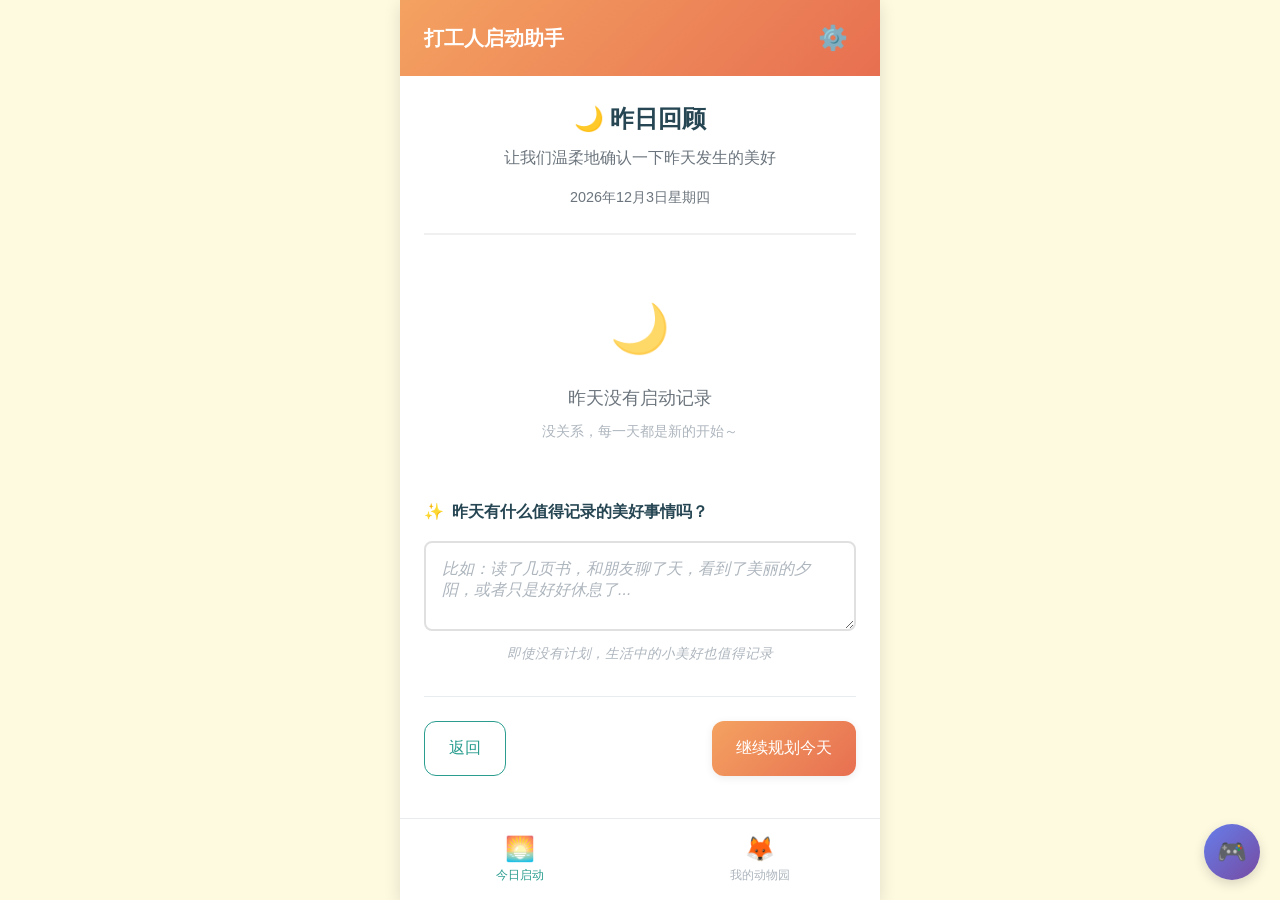
<file: index.html>
<!DOCTYPE html>
<html lang="zh-CN">
<head>
    <meta charset="UTF-8">
    <meta name="viewport" content="width=device-width, initial-scale=1.0">
    <title>打工人启动助手</title>
    <link rel="stylesheet" href="styles/main.css">
</head>
<body>
    <div id="app">
        <header class="app-header">
            <h1 class="app-title">打工人启动助手</h1>
            <button id="settings-btn" class="settings-btn" aria-label="设置">⚙️</button>
        </header>
        
        <main id="main-content" class="main-content">
            <!-- 动态内容将在这里渲染 -->
            <div class="loading">
                <p>正在温柔地准备中...</p>
            </div>
        </main>
        
        <nav class="bottom-nav">
            <button id="nav-daily" class="nav-btn active" data-route="daily">
                <span class="nav-icon">🌅</span>
                <span class="nav-text">今日启动</span>
            </button>
            <button id="nav-zoo" class="nav-btn" data-route="zoo">
                <span class="nav-icon">🦊</span>
                <span class="nav-text">我的动物园</span>
            </button>
        </nav>
    </div>
    
    <!-- 设置面板 -->
    <div id="settings-panel" class="settings-panel hidden">
        <div class="settings-content">
            <div class="settings-header">
                <h2>设置</h2>
                <button id="close-settings" class="close-btn">×</button>
            </div>
            
            <div class="settings-section">
                <h3>演示模式</h3>
                <div class="demo-controls">
                    <label class="switch">
                        <input type="checkbox" id="demo-mode-toggle">
                        <span class="slider"></span>
                    </label>
                    <span>启用演示模式</span>
                </div>
                
                <div id="demo-time-controls" class="demo-time-controls hidden">
                    <p class="demo-date">当前虚拟日期: <span id="virtual-date-display">--</span></p>
                    <div class="demo-buttons">
                        <button id="advance-day" class="demo-btn">前进1天</button>
                        <button id="jump-monday" class="demo-btn">跳到下周一</button>
                        <button id="trigger-weekend" class="demo-btn">触发周末结算</button>
                        <button id="reset-time" class="demo-btn secondary">重置为真实时间</button>
                    </div>
                </div>
            </div>
        </div>
    </div>
    
    <!-- JavaScript 文件 -->
    <script src="js/constants.js"></script>
    <script src="js/utils/DataManager.js"></script>
    <script src="js/utils/DateManager.js"></script>
    <script src="js/core/StateManager.js"></script>
    <script src="js/core/AnimalSystem.js"></script>
    <script src="js/components/DailyStartPage.js"></script>
    <script src="js/components/MondayStartPage.js"></script>
    <script src="js/components/DemoModePanel.js"></script>
    <script src="js/components/ZooPage.js"></script>
    <script src="js/components/SettingsPanel.js"></script>
    <script src="js/AppController.js"></script>
    <script src="js/main.js"></script>
</body>
</html>
</file>
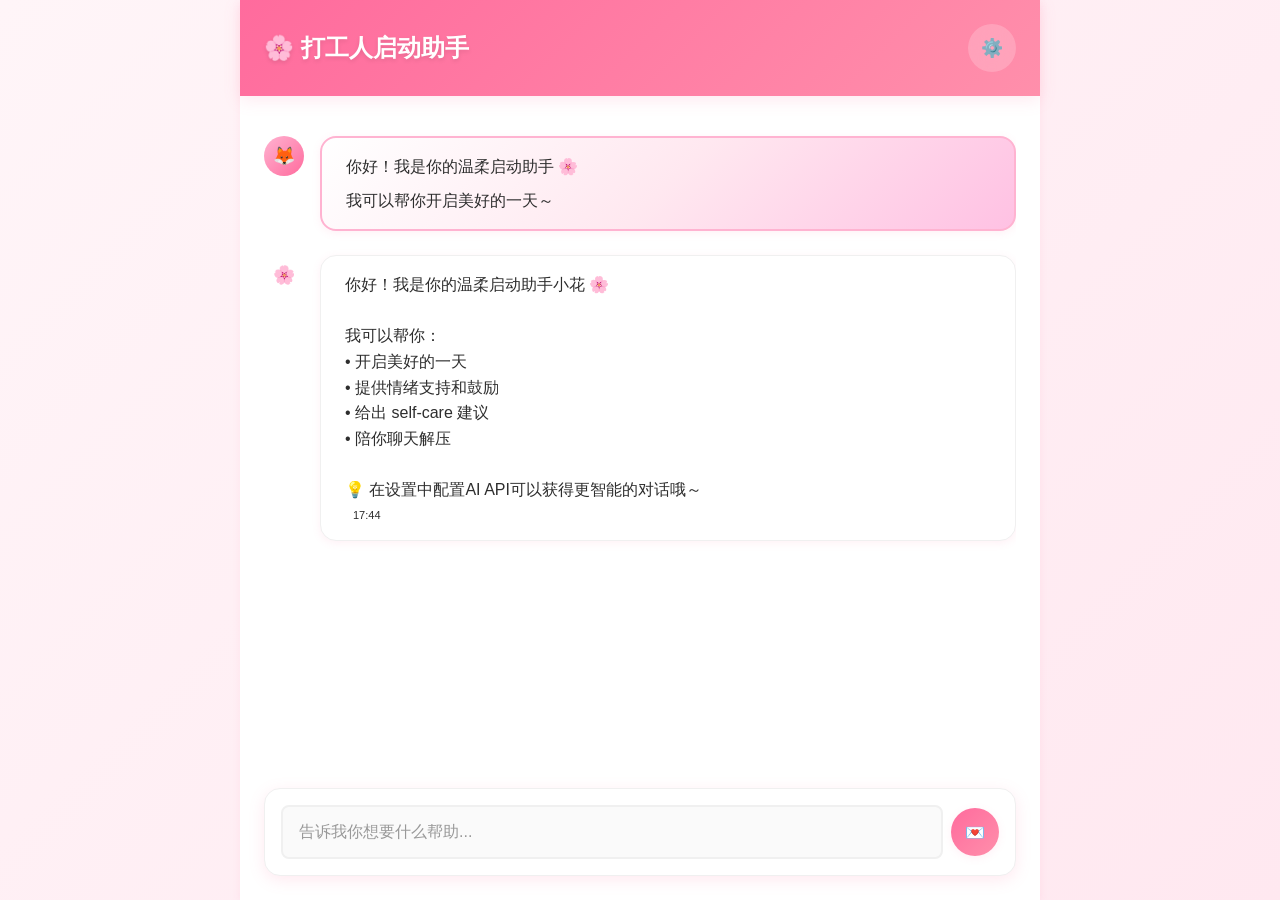
<file: front/index.html>
<!DOCTYPE html>
<html lang="zh-CN">
<head>
    <meta charset="UTF-8">
    <meta name="viewport" content="width=device-width, initial-scale=1.0">
    <title>打工人启动助手 - 本地版</title>
    <link rel="stylesheet" href="css/style.css">
</head>
<body>
    <div id="app">
        <!-- 聊天界面 -->
        <div id="chat-container" class="chat-container">
            <header class="chat-header">
                <h1 class="app-title">🌸 打工人启动助手</h1>
                <button id="settings-btn" class="settings-btn" title="设置">
                    <span class="settings-icon">⚙️</span>
                </button>
            </header>

            <main class="chat-main">
                <!-- 对话队列框 -->
                <div id="chat-messages" class="chat-messages">
                    <div class="welcome-message">
                        <div class="message bot-message">
                            <div class="message-avatar">🦊</div>
                            <div class="message-content">
                                <p>你好！我是你的温柔启动助手 🌸</p>
                                <p>我可以帮你开启美好的一天～</p>
                            </div>
                        </div>
                    </div>
                </div>

                <!-- 消息输入框 -->
                <div class="chat-input-container">
                    <div class="input-wrapper">
                        <input 
                            type="text" 
                            id="message-input" 
                            class="message-input" 
                            placeholder="告诉我你想要什么帮助..."
                            maxlength="500"
                        >
                        <button id="send-btn" class="send-btn" title="发送">
                            <span class="send-icon">💌</span>
                        </button>
                    </div>
                </div>
            </main>
        </div>

        <!-- 设置面板 -->
        <div id="settings-panel" class="settings-panel hidden">
            <div class="settings-content">
                <div class="settings-header">
                    <h2>⚙️ 设置</h2>
                    <button id="close-settings" class="close-btn">×</button>
                </div>

                <div class="settings-body">
                    <!-- API配置区域 -->
                    <div id="api-config-section" class="settings-section">
                        <h3>🤖 AI API 配置</h3>
                        <div id="api-status" class="api-status warning">
                            ⚠️ 未配置API，将使用本地回复
                        </div>
                        
                        <div class="form-group">
                            <label for="api-url">API 地址</label>
                            <input 
                                type="url" 
                                id="api-url" 
                                class="form-input"
                                placeholder="https://api.openai.com/v1/chat/completions"
                            >
                        </div>
                        
                        <div class="form-group">
                            <label for="api-key">API 密钥</label>
                            <input 
                                type="password" 
                                id="api-key" 
                                class="form-input"
                                placeholder="sk-..."
                            >
                        </div>
                        
                        <div class="form-group">
                            <label for="model-name">模型名称</label>
                            <input 
                                type="text" 
                                id="model-name" 
                                class="form-input"
                                placeholder="gpt-3.5-turbo"
                                value="gpt-3.5-turbo"
                            >
                        </div>

                        <div class="form-group">
                            <button id="save-api-config" class="btn-primary">
                                💾 保存API配置
                            </button>
                            <button id="test-api" class="btn-secondary">
                                🔧 测试连接
                            </button>
                        </div>
                        
                        <div class="form-group">
                            <small class="text-muted">
                                💡 配置API后可获得更智能的对话。不配置也可以正常使用本地回复。
                            </small>
                        </div>
                    </div>

                    <!-- 个人设置 -->
                    <div class="settings-section">
                        <h3>👤 个人设置</h3>
                        <div class="form-group">
                            <label for="user-name">你的昵称</label>
                            <input 
                                type="text" 
                                id="user-name" 
                                class="form-input"
                                placeholder="小伙伴"
                                maxlength="20"
                            >
                        </div>
                    </div>

                    <!-- 界面设置 -->
                    <div class="settings-section">
                        <h3>🎨 界面设置</h3>
                        <div class="form-group">
                            <label for="theme-select">主题色彩</label>
                            <select id="theme-select" class="form-select">
                                <option value="pink">粉色系 🌸</option>
                                <option value="green">绿色系 🌿</option>
                                <option value="blue">蓝色系 💙</option>
                                <option value="purple">紫色系 💜</option>
                            </select>
                        </div>
                    </div>

                    <!-- 数据管理 -->
                    <div class="settings-section">
                        <h3>📊 数据管理</h3>
                        <div class="form-group">
                            <button id="clear-data" class="btn-danger">
                                🗑️ 清除聊天记录
                            </button>
                        </div>
                        <div class="form-group">
                            <small class="text-muted">
                                💡 这是混合版本：API配置和聊天记录都保存在浏览器本地，不会上传到服务器。
                            </small>
                        </div>
                    </div>
                </div>
            </div>
        </div>

        <!-- 加载指示器 -->
        <div id="loading-indicator" class="loading-indicator hidden">
            <div class="loading-spinner">🌸</div>
            <p>正在思考中...</p>
        </div>
    </div>

    <!-- JavaScript 文件 - 混合版本 -->
    <script src="js/config.js"></script>
    <script src="js/local-api-client.js"></script>
    <script src="js/simple-chat-manager.js"></script>
    <script src="js/simple-settings-manager.js"></script>
    <script src="js/simple-app.js"></script>
</body>
</html>
</file>
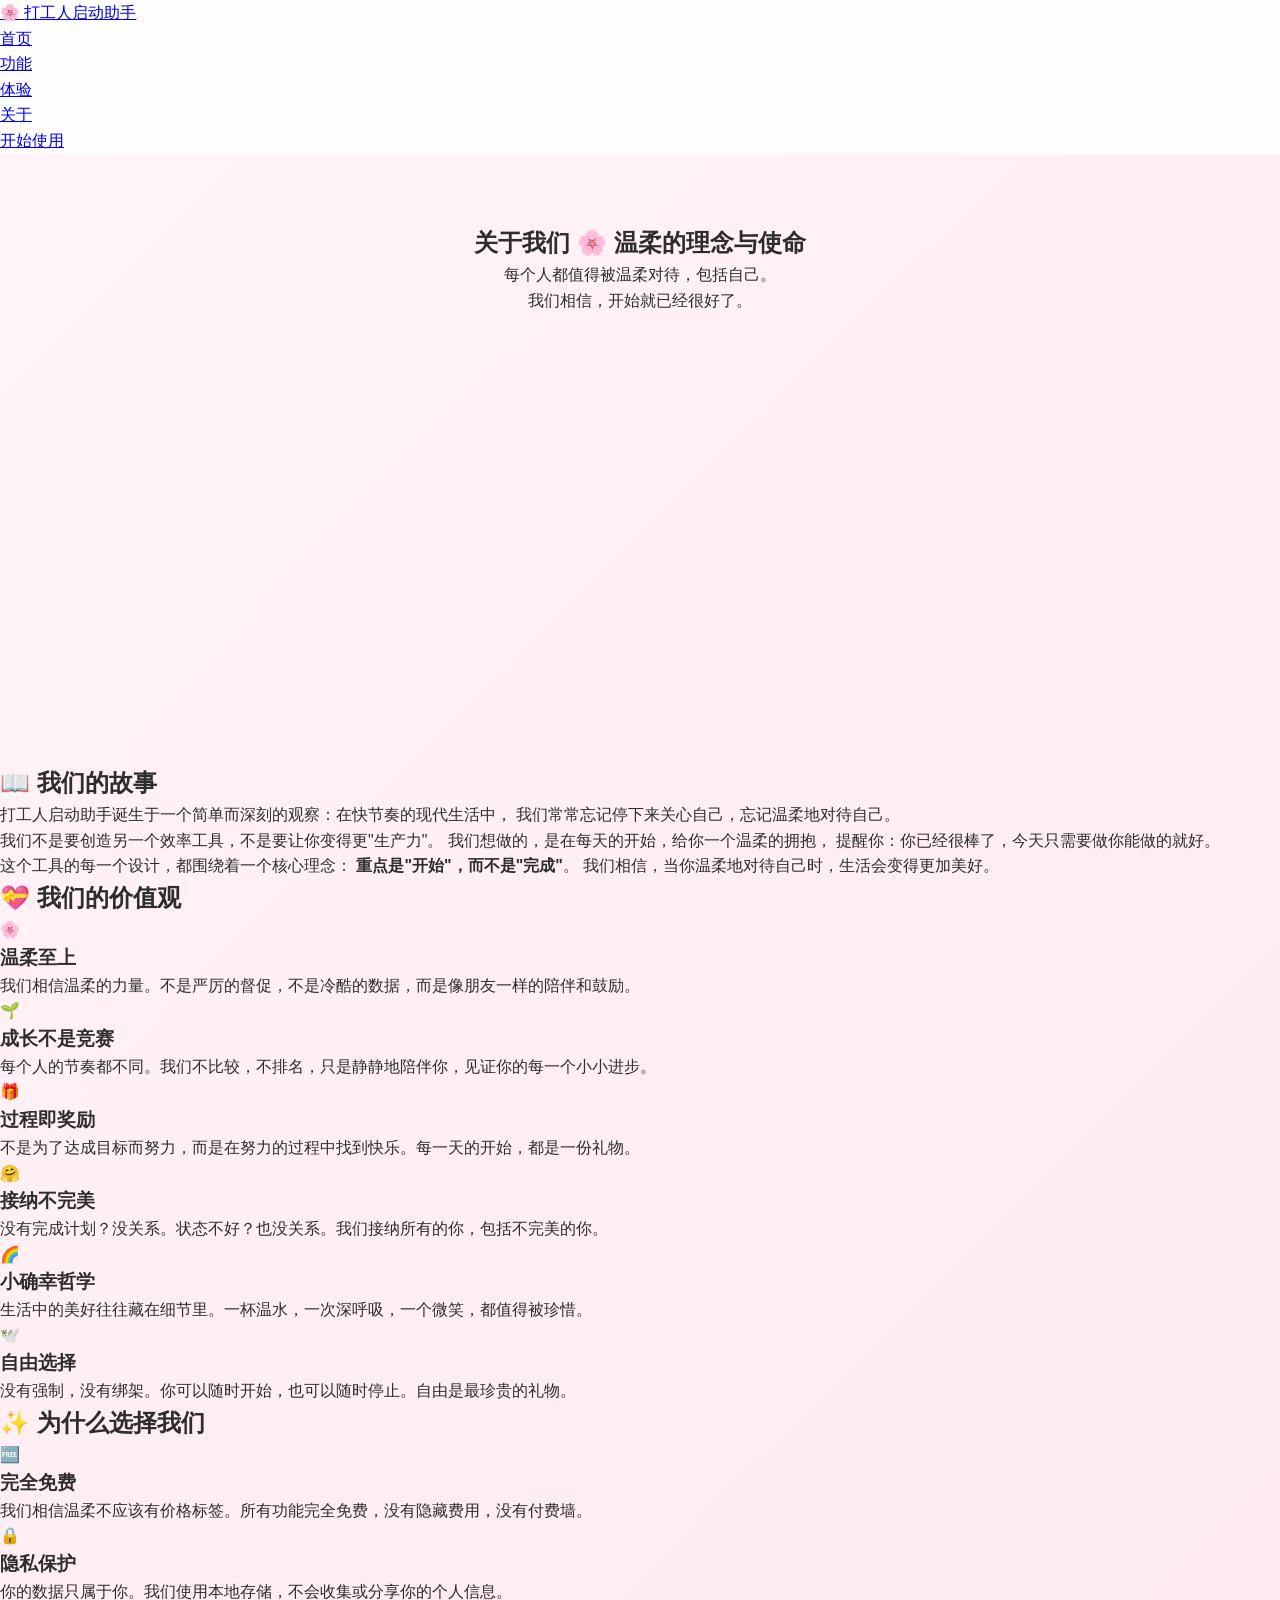
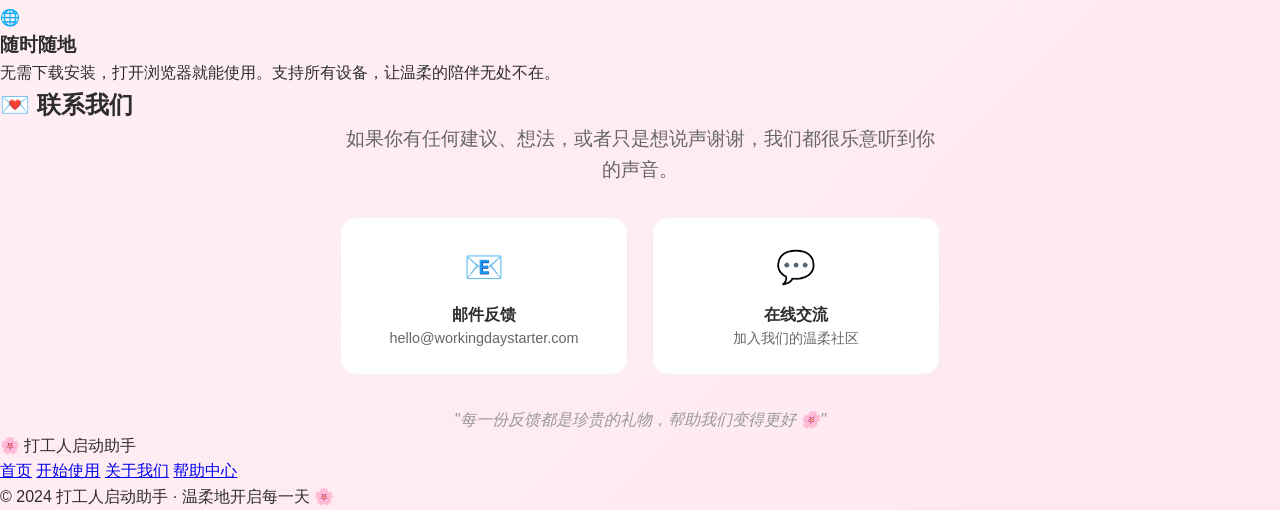
<file: front/about.html>
<!DOCTYPE html>
<html lang="zh-CN">
<head>
    <meta charset="UTF-8">
    <meta name="viewport" content="width=device-width, initial-scale=1.0">
    <title>关于我们 - 打工人启动助手</title>
    <meta name="description" content="了解打工人启动助手的创建理念和使命，我们致力于为每个人提供温柔的开始。">
    <link rel="stylesheet" href="css/style.css">
    <link rel="icon" href="data:image/svg+xml,<svg xmlns=%22http://www.w3.org/2000/svg%22 viewBox=%220 0 100 100%22><text y=%22.9em%22 font-size=%2290%22>🌸</text></svg>">
</head>
<body>
    <!-- 导航栏 -->
    <nav class="navbar">
        <div class="nav-container">
            <div class="nav-brand">
                <a href="index.html">
                    <span class="brand-icon">🌸</span>
                    <span class="brand-text">打工人启动助手</span>
                </a>
            </div>
            <ul class="nav-menu">
                <li><a href="index.html" class="nav-link">首页</a></li>
                <li><a href="index.html#features" class="nav-link">功能</a></li>
                <li><a href="index.html#demo" class="nav-link">体验</a></li>
                <li><a href="about.html" class="nav-link active">关于</a></li>
                <li><a href="app.html" class="nav-link nav-cta">开始使用</a></li>
            </ul>
            <div class="nav-toggle">
                <span></span>
                <span></span>
                <span></span>
            </div>
        </div>
    </nav>

    <!-- 主要内容 -->
    <main style="padding-top: 70px;">
        <!-- 关于英雄区域 -->
        <section class="hero" style="min-height: 60vh;">
            <div class="hero-container">
                <div class="hero-content" style="text-align: center; grid-column: 1 / -1;">
                    <h1 class="hero-title">
                        <span class="title-main">关于我们</span>
                        <span class="title-sub">🌸 温柔的理念与使命</span>
                    </h1>
                    <p class="hero-description">
                        每个人都值得被温柔对待，包括自己。<br>
                        我们相信，开始就已经很好了。
                    </p>
                </div>
            </div>
        </section>

        <!-- 我们的故事 -->
        <section class="features">
            <div class="container">
                <h2 class="section-title">
                    <span class="title-icon">📖</span>
                    我们的故事
                </h2>
                <div class="about-story">
                    <div class="story-content">
                        <p class="story-intro">
                            打工人启动助手诞生于一个简单而深刻的观察：在快节奏的现代生活中，
                            我们常常忘记停下来关心自己，忘记温柔地对待自己。
                        </p>
                        <p>
                            我们不是要创造另一个效率工具，不是要让你变得更"生产力"。
                            我们想做的，是在每天的开始，给你一个温柔的拥抱，
                            提醒你：你已经很棒了，今天只需要做你能做的就好。
                        </p>
                        <p>
                            这个工具的每一个设计，都围绕着一个核心理念：
                            <strong>重点是"开始"，而不是"完成"</strong>。
                            我们相信，当你温柔地对待自己时，生活会变得更加美好。
                        </p>
                    </div>
                </div>
            </div>
        </section>

        <!-- 我们的价值观 -->
        <section class="philosophy">
            <div class="container">
                <h2 class="section-title">
                    <span class="title-icon">💝</span>
                    我们的价值观
                </h2>
                <div class="philosophy-grid">
                    <div class="philosophy-item">
                        <div class="philosophy-icon">🌸</div>
                        <h3>温柔至上</h3>
                        <p>我们相信温柔的力量。不是严厉的督促，不是冷酷的数据，而是像朋友一样的陪伴和鼓励。</p>
                    </div>
                    <div class="philosophy-item">
                        <div class="philosophy-icon">🌱</div>
                        <h3>成长不是竞赛</h3>
                        <p>每个人的节奏都不同。我们不比较，不排名，只是静静地陪伴你，见证你的每一个小小进步。</p>
                    </div>
                    <div class="philosophy-item">
                        <div class="philosophy-icon">🎁</div>
                        <h3>过程即奖励</h3>
                        <p>不是为了达成目标而努力，而是在努力的过程中找到快乐。每一天的开始，都是一份礼物。</p>
                    </div>
                    <div class="philosophy-item">
                        <div class="philosophy-icon">🤗</div>
                        <h3>接纳不完美</h3>
                        <p>没有完成计划？没关系。状态不好？也没关系。我们接纳所有的你，包括不完美的你。</p>
                    </div>
                    <div class="philosophy-item">
                        <div class="philosophy-icon">🌈</div>
                        <h3>小确幸哲学</h3>
                        <p>生活中的美好往往藏在细节里。一杯温水，一次深呼吸，一个微笑，都值得被珍惜。</p>
                    </div>
                    <div class="philosophy-item">
                        <div class="philosophy-icon">🕊️</div>
                        <h3>自由选择</h3>
                        <p>没有强制，没有绑架。你可以随时开始，也可以随时停止。自由是最珍贵的礼物。</p>
                    </div>
                </div>
            </div>
        </section>

        <!-- 为什么选择我们 -->
        <section class="features">
            <div class="container">
                <h2 class="section-title">
                    <span class="title-icon">✨</span>
                    为什么选择我们
                </h2>
                <div class="features-grid">
                    <div class="feature-card">
                        <div class="feature-icon">🆓</div>
                        <h3>完全免费</h3>
                        <p>我们相信温柔不应该有价格标签。所有功能完全免费，没有隐藏费用，没有付费墙。</p>
                    </div>
                    <div class="feature-card">
                        <div class="feature-icon">🔒</div>
                        <h3>隐私保护</h3>
                        <p>你的数据只属于你。我们使用本地存储，不会收集或分享你的个人信息。</p>
                    </div>
                    <div class="feature-card">
                        <div class="feature-icon">🌐</div>
                        <h3>随时随地</h3>
                        <p>无需下载安装，打开浏览器就能使用。支持所有设备，让温柔的陪伴无处不在。</p>
                    </div>
                </div>
            </div>
        </section>

        <!-- 联系我们 -->
        <section class="philosophy">
            <div class="container">
                <h2 class="section-title">
                    <span class="title-icon">💌</span>
                    联系我们
                </h2>
                <div class="contact-content" style="text-align: center; max-width: 600px; margin: 0 auto;">
                    <p style="font-size: 1.2rem; color: var(--text-secondary); margin-bottom: 2rem;">
                        如果你有任何建议、想法，或者只是想说声谢谢，我们都很乐意听到你的声音。
                    </p>
                    <div class="contact-methods" style="display: grid; grid-template-columns: repeat(auto-fit, minmax(200px, 1fr)); gap: 1.5rem;">
                        <div class="contact-item" style="padding: 1.5rem; background: var(--bg-card); border-radius: var(--border-radius); border: 1px solid var(--border-color);">
                            <div style="font-size: 2rem; margin-bottom: 0.5rem;">📧</div>
                            <h4>邮件反馈</h4>
                            <p style="color: var(--text-secondary); font-size: 0.9rem;">hello@workingdaystarter.com</p>
                        </div>
                        <div class="contact-item" style="padding: 1.5rem; background: var(--bg-card); border-radius: var(--border-radius); border: 1px solid var(--border-color);">
                            <div style="font-size: 2rem; margin-bottom: 0.5rem;">💬</div>
                            <h4>在线交流</h4>
                            <p style="color: var(--text-secondary); font-size: 0.9rem;">加入我们的温柔社区</p>
                        </div>
                    </div>
                    <p style="margin-top: 2rem; color: var(--text-light); font-style: italic;">
                        "每一份反馈都是珍贵的礼物，帮助我们变得更好 🌸"
                    </p>
                </div>
            </div>
        </section>
    </main>

    <!-- 页脚 -->
    <footer class="footer">
        <div class="container">
            <div class="footer-content">
                <div class="footer-brand">
                    <span class="brand-icon">🌸</span>
                    <span class="brand-text">打工人启动助手</span>
                </div>
                <div class="footer-links">
                    <a href="index.html">首页</a>
                    <a href="app.html">开始使用</a>
                    <a href="about.html">关于我们</a>
                    <a href="help.html">帮助中心</a>
                </div>
                <div class="footer-info">
                    <p>© 2024 打工人启动助手 · 温柔地开启每一天 🌸</p>
                </div>
            </div>
        </div>
    </footer>

    <script src="js/website.js"></script>
</body>
</html>
</file>
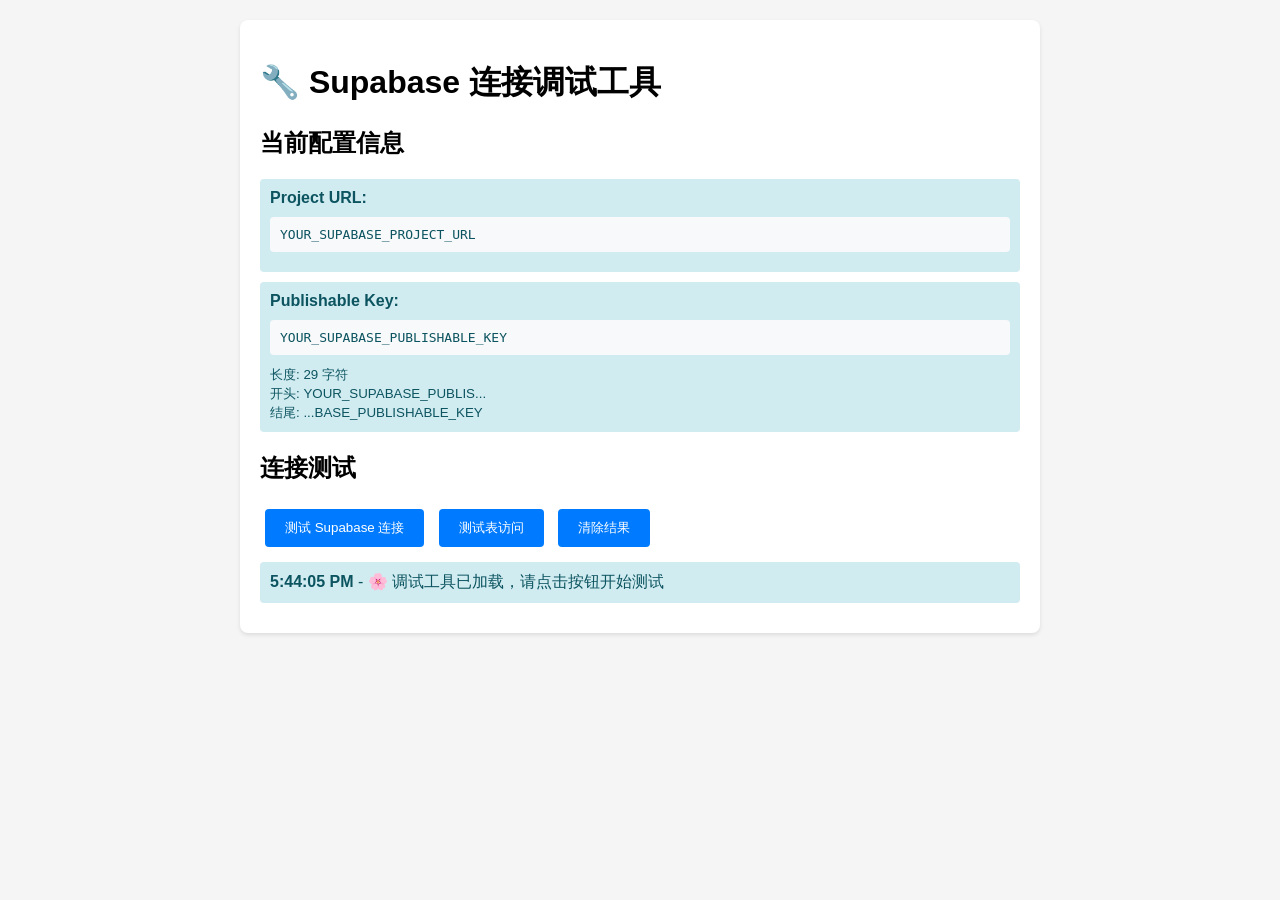
<file: front/debug-connection.html>
<!DOCTYPE html>
<html lang="zh-CN">
<head>
    <meta charset="UTF-8">
    <meta name="viewport" content="width=device-width, initial-scale=1.0">
    <title>Supabase 连接调试</title>
    <style>
        body {
            font-family: Arial, sans-serif;
            max-width: 800px;
            margin: 0 auto;
            padding: 20px;
            background-color: #f5f5f5;
        }
        .container {
            background: white;
            padding: 20px;
            border-radius: 8px;
            box-shadow: 0 2px 4px rgba(0,0,0,0.1);
        }
        .status {
            padding: 10px;
            margin: 10px 0;
            border-radius: 4px;
        }
        .success { background-color: #d4edda; color: #155724; }
        .error { background-color: #f8d7da; color: #721c24; }
        .info { background-color: #d1ecf1; color: #0c5460; }
        .warning { background-color: #fff3cd; color: #856404; }
        button {
            background-color: #007bff;
            color: white;
            border: none;
            padding: 10px 20px;
            border-radius: 4px;
            cursor: pointer;
            margin: 5px;
        }
        button:hover {
            background-color: #0056b3;
        }
        pre {
            background-color: #f8f9fa;
            padding: 10px;
            border-radius: 4px;
            overflow-x: auto;
        }
        .key-display {
            word-break: break-all;
            font-family: monospace;
            background-color: #f8f9fa;
            padding: 10px;
            border-radius: 4px;
            margin: 10px 0;
        }
    </style>
</head>
<body>
    <div class="container">
        <h1>🔧 Supabase 连接调试工具</h1>
        
        <div id="config-info">
            <h2>当前配置信息</h2>
            <div id="config-display"></div>
        </div>

        <div id="test-section">
            <h2>连接测试</h2>
            <button onclick="testConnection()">测试 Supabase 连接</button>
            <button onclick="testTableAccess()">测试表访问</button>
            <button onclick="clearResults()">清除结果</button>
        </div>

        <div id="results"></div>
    </div>

    <script src="js/config.js"></script>
    <script>
        // 显示配置信息
        function displayConfig() {
            const config = window.config.getSupabaseConfig();
            const configDisplay = document.getElementById('config-display');
            
            configDisplay.innerHTML = `
                <div class="status info">
                    <strong>Project URL:</strong><br>
                    <div class="key-display">${config.url}</div>
                </div>
                <div class="status info">
                    <strong>Publishable Key:</strong><br>
                    <div class="key-display">${config.key}</div>
                    <small>长度: ${config.key.length} 字符</small><br>
                    <small>开头: ${config.key.substring(0, 20)}...</small><br>
                    <small>结尾: ...${config.key.substring(config.key.length - 20)}</small>
                </div>
            `;
        }

        // 测试基本连接
        async function testConnection() {
            addResult('🔄 开始测试 Supabase 连接...', 'info');
            
            try {
                const config = window.config.getSupabaseConfig();
                
                // 检查配置
                if (!config.url || !config.key) {
                    addResult('❌ 配置缺失：URL 或 Key 为空', 'error');
                    return;
                }

                if (config.url === 'YOUR_SUPABASE_PROJECT_URL' || config.key === 'YOUR_SUPABASE_PUBLISHABLE_KEY') {
                    addResult('❌ 配置未更新：仍然是占位符文本', 'error');
                    return;
                }

                // 测试基本 HTTP 请求
                const testUrl = `${config.url}/rest/v1/`;
                const response = await fetch(testUrl, {
                    method: 'GET',
                    headers: {
                        'apikey': config.key,
                        'Authorization': `Bearer ${config.key}`
                    }
                });

                addResult(`📡 HTTP 响应状态: ${response.status} ${response.statusText}`, 
                    response.ok ? 'success' : 'error');

                if (!response.ok) {
                    const errorText = await response.text();
                    addResult(`❌ 错误详情: ${errorText}`, 'error');
                } else {
                    addResult('✅ 基本连接成功！', 'success');
                }

            } catch (error) {
                addResult(`❌ 连接测试失败: ${error.message}`, 'error');
                console.error('Connection test error:', error);
            }
        }

        // 测试表访问
        async function testTableAccess() {
            addResult('🔄 开始测试数据库表访问...', 'info');
            
            try {
                const config = window.config.getSupabaseConfig();
                
                // 测试访问 api_configs 表
                const testUrl = `${config.url}/rest/v1/api_configs?limit=1`;
                const response = await fetch(testUrl, {
                    method: 'GET',
                    headers: {
                        'apikey': config.key,
                        'Authorization': `Bearer ${config.key}`,
                        'Content-Type': 'application/json'
                    }
                });

                addResult(`📊 表访问响应: ${response.status} ${response.statusText}`, 
                    response.ok ? 'success' : 'error');

                if (!response.ok) {
                    const errorText = await response.text();
                    addResult(`❌ 表访问错误: ${errorText}`, 'error');
                    
                    if (response.status === 404) {
                        addResult('💡 提示: 可能是表不存在，请确认已执行 database-schema.sql', 'warning');
                    }
                } else {
                    const data = await response.json();
                    addResult(`✅ 表访问成功！返回 ${data.length} 条记录`, 'success');
                }

            } catch (error) {
                addResult(`❌ 表访问测试失败: ${error.message}`, 'error');
                console.error('Table access test error:', error);
            }
        }

        // 添加结果显示
        function addResult(message, type) {
            const results = document.getElementById('results');
            const div = document.createElement('div');
            div.className = `status ${type}`;
            div.innerHTML = `<strong>${new Date().toLocaleTimeString()}</strong> - ${message}`;
            results.appendChild(div);
            results.scrollTop = results.scrollHeight;
        }

        // 清除结果
        function clearResults() {
            document.getElementById('results').innerHTML = '';
        }

        // 页面加载时显示配置
        window.addEventListener('load', () => {
            displayConfig();
            addResult('🌸 调试工具已加载，请点击按钮开始测试', 'info');
        });
    </script>
</body>
</html>
</file>
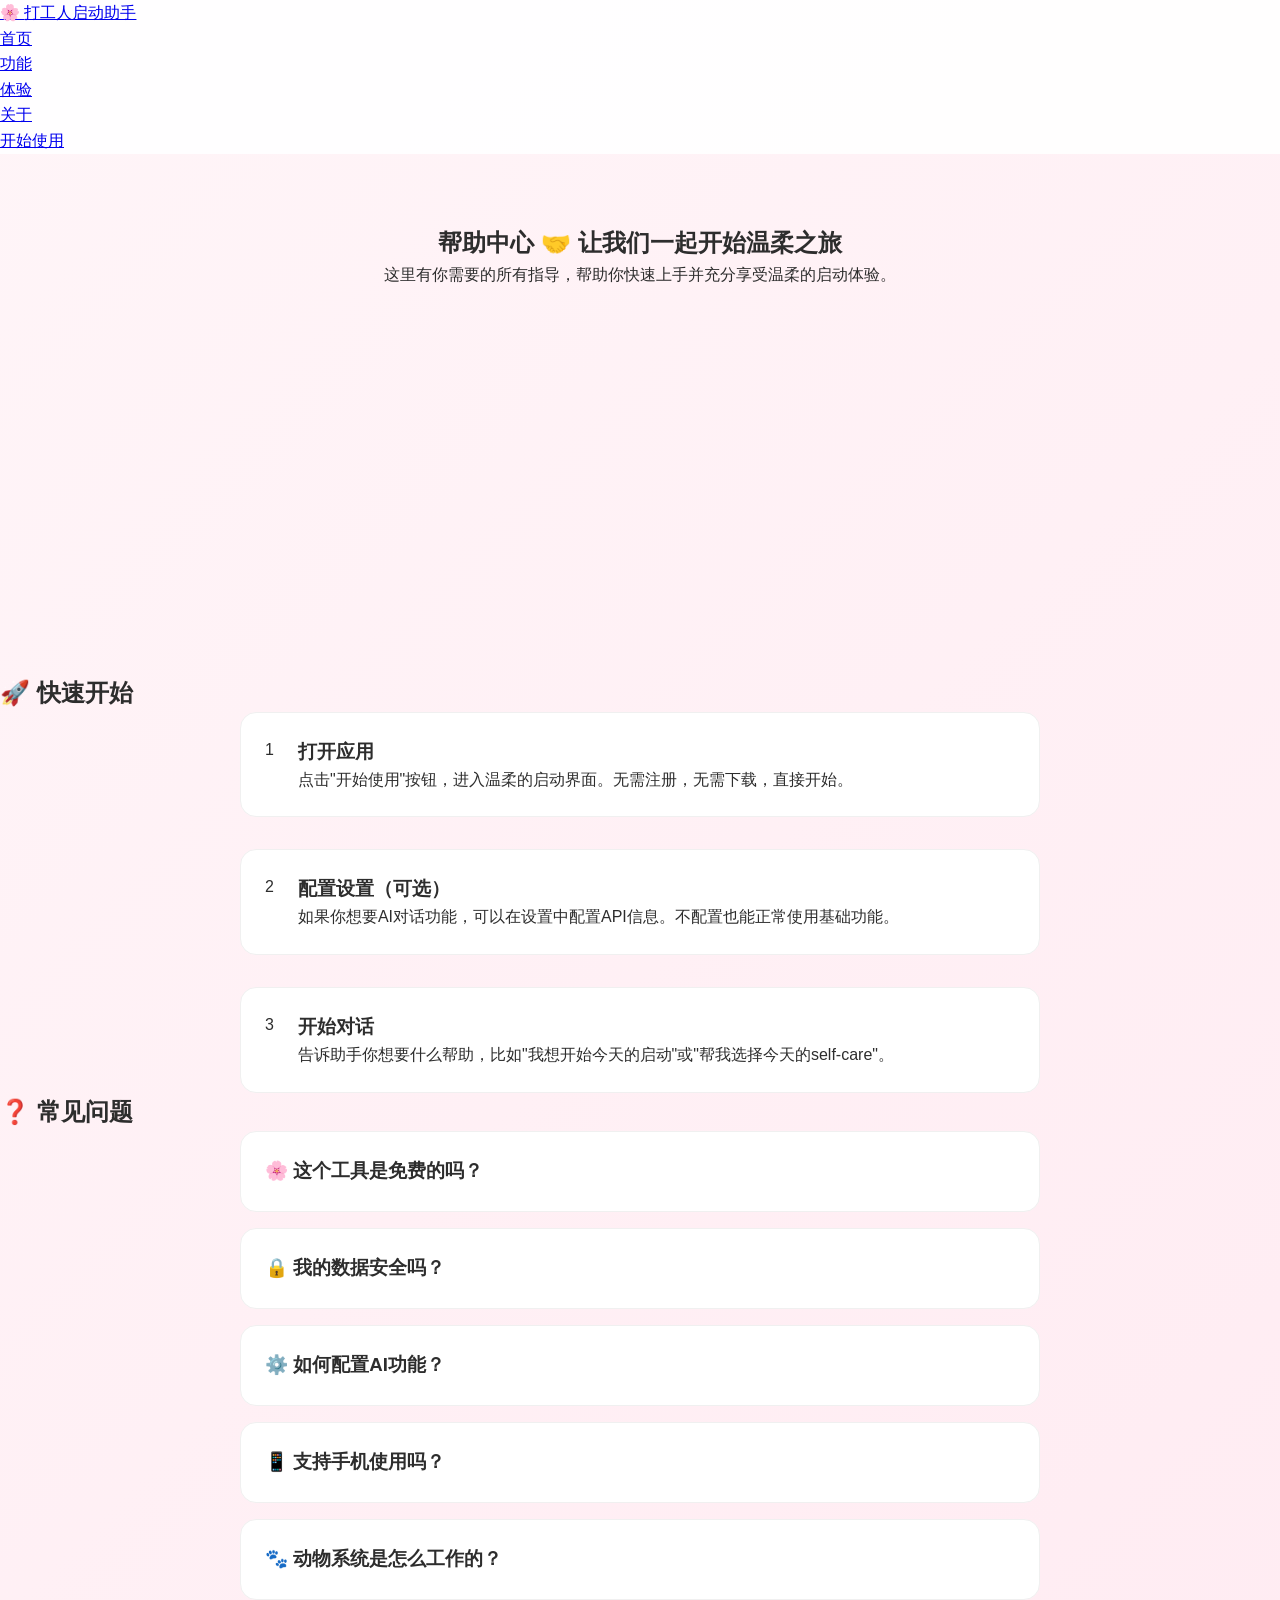
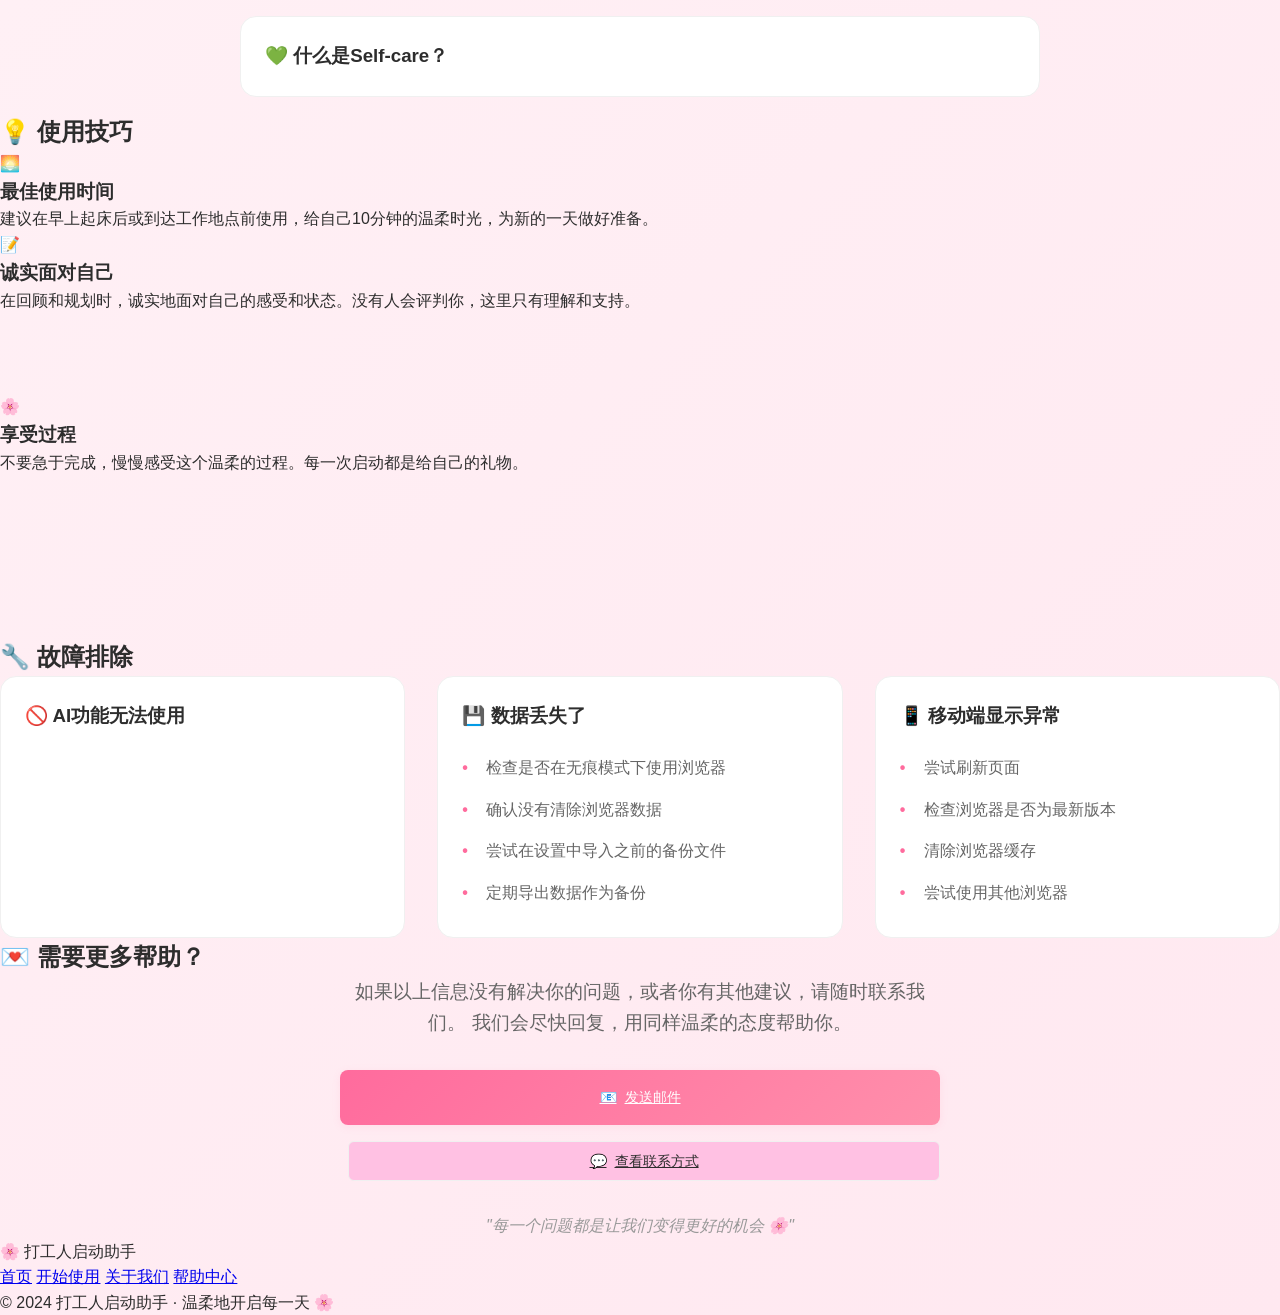
<file: front/help.html>
<!DOCTYPE html>
<html lang="zh-CN">
<head>
    <meta charset="UTF-8">
    <meta name="viewport" content="width=device-width, initial-scale=1.0">
    <title>帮助中心 - 打工人启动助手</title>
    <meta name="description" content="打工人启动助手使用指南，常见问题解答，让你快速上手温柔的启动之旅。">
    <link rel="stylesheet" href="css/style.css">
    <link rel="icon" href="data:image/svg+xml,<svg xmlns=%22http://www.w3.org/2000/svg%22 viewBox=%220 0 100 100%22><text y=%22.9em%22 font-size=%2290%22>🌸</text></svg>">
</head>
<body>
    <!-- 导航栏 -->
    <nav class="navbar">
        <div class="nav-container">
            <div class="nav-brand">
                <a href="index.html">
                    <span class="brand-icon">🌸</span>
                    <span class="brand-text">打工人启动助手</span>
                </a>
            </div>
            <ul class="nav-menu">
                <li><a href="index.html" class="nav-link">首页</a></li>
                <li><a href="index.html#features" class="nav-link">功能</a></li>
                <li><a href="index.html#demo" class="nav-link">体验</a></li>
                <li><a href="about.html" class="nav-link">关于</a></li>
                <li><a href="app.html" class="nav-link nav-cta">开始使用</a></li>
            </ul>
            <div class="nav-toggle">
                <span></span>
                <span></span>
                <span></span>
            </div>
        </div>
    </nav>

    <!-- 主要内容 -->
    <main style="padding-top: 70px;">
        <!-- 帮助英雄区域 -->
        <section class="hero" style="min-height: 50vh;">
            <div class="hero-container">
                <div class="hero-content" style="text-align: center; grid-column: 1 / -1;">
                    <h1 class="hero-title">
                        <span class="title-main">帮助中心</span>
                        <span class="title-sub">🤝 让我们一起开始温柔之旅</span>
                    </h1>
                    <p class="hero-description">
                        这里有你需要的所有指导，帮助你快速上手并充分享受温柔的启动体验。
                    </p>
                </div>
            </div>
        </section>

        <!-- 快速开始 -->
        <section class="features">
            <div class="container">
                <h2 class="section-title">
                    <span class="title-icon">🚀</span>
                    快速开始
                </h2>
                <div class="help-steps">
                    <div class="help-step">
                        <div class="step-number">1</div>
                        <div class="step-content">
                            <h3>打开应用</h3>
                            <p>点击"开始使用"按钮，进入温柔的启动界面。无需注册，无需下载，直接开始。</p>
                        </div>
                    </div>
                    <div class="help-step">
                        <div class="step-number">2</div>
                        <div class="step-content">
                            <h3>配置设置（可选）</h3>
                            <p>如果你想要AI对话功能，可以在设置中配置API信息。不配置也能正常使用基础功能。</p>
                        </div>
                    </div>
                    <div class="help-step">
                        <div class="step-number">3</div>
                        <div class="step-content">
                            <h3>开始对话</h3>
                            <p>告诉助手你想要什么帮助，比如"我想开始今天的启动"或"帮我选择今天的self-care"。</p>
                        </div>
                    </div>
                </div>
            </div>
        </section>

        <!-- 常见问题 -->
        <section class="philosophy">
            <div class="container">
                <h2 class="section-title">
                    <span class="title-icon">❓</span>
                    常见问题
                </h2>
                <div class="faq-list">
                    <div class="faq-item">
                        <div class="faq-question">
                            <h3>🌸 这个工具是免费的吗？</h3>
                        </div>
                        <div class="faq-answer">
                            <p>是的，完全免费！我们相信温柔不应该有价格标签。所有核心功能都免费提供，没有隐藏费用。</p>
                        </div>
                    </div>
                    
                    <div class="faq-item">
                        <div class="faq-question">
                            <h3>🔒 我的数据安全吗？</h3>
                        </div>
                        <div class="faq-answer">
                            <p>非常安全！你的所有数据都保存在本地浏览器中，我们不会收集或上传任何个人信息。你可以随时导出或清除数据。</p>
                        </div>
                    </div>
                    
                    <div class="faq-item">
                        <div class="faq-question">
                            <h3>⚙️ 如何配置AI功能？</h3>
                        </div>
                        <div class="faq-answer">
                            <p>点击设置按钮，在API配置中填入你的API地址、密钥和模型名称。支持OpenAI兼容的API服务。不配置也能使用基础功能。</p>
                        </div>
                    </div>
                    
                    <div class="faq-item">
                        <div class="faq-question">
                            <h3>📱 支持手机使用吗？</h3>
                        </div>
                        <div class="faq-answer">
                            <p>当然！我们的设计完全响应式，在手机、平板、电脑上都能完美使用。随时随地开启你的温柔时光。</p>
                        </div>
                    </div>
                    
                    <div class="faq-item">
                        <div class="faq-question">
                            <h3>🐾 动物系统是怎么工作的？</h3>
                        </div>
                        <div class="faq-answer">
                            <p>每周一你可以选择一只小动物陪伴你。它会根据你的启动完成情况慢慢成长，但永远不会因为你没完成而"死掉"或变糟。</p>
                        </div>
                    </div>
                    
                    <div class="faq-item">
                        <div class="faq-question">
                            <h3>💚 什么是Self-care？</h3>
                        </div>
                        <div class="faq-answer">
                            <p>Self-care是自我关怀，包括休息、运动、冥想、喝水等照顾自己的小事。我们会根据你的心情和需求推荐合适的活动。</p>
                        </div>
                    </div>
                </div>
            </div>
        </section>

        <!-- 使用技巧 -->
        <section class="features">
            <div class="container">
                <h2 class="section-title">
                    <span class="title-icon">💡</span>
                    使用技巧
                </h2>
                <div class="features-grid">
                    <div class="feature-card">
                        <div class="feature-icon">🌅</div>
                        <h3>最佳使用时间</h3>
                        <p>建议在早上起床后或到达工作地点前使用，给自己10分钟的温柔时光，为新的一天做好准备。</p>
                    </div>
                    <div class="feature-card">
                        <div class="feature-icon">📝</div>
                        <h3>诚实面对自己</h3>
                        <p>在回顾和规划时，诚实地面对自己的感受和状态。没有人会评判你，这里只有理解和支持。</p>
                    </div>
                    <div class="feature-card">
                        <div class="feature-icon">🎯</div>
                        <h3>设定合理期望</h3>
                        <p>今日最重要的三件事不需要很宏大，可以是"喝够8杯水"这样的小事。重点是开始，不是完美。</p>
                    </div>
                    <div class="feature-card">
                        <div class="feature-icon">🌸</div>
                        <h3>享受过程</h3>
                        <p>不要急于完成，慢慢感受这个温柔的过程。每一次启动都是给自己的礼物。</p>
                    </div>
                    <div class="feature-card">
                        <div class="feature-icon">🤗</div>
                        <h3>接纳不完美</h3>
                        <p>有时候状态不好，有时候忘记启动，都没关系。明天又是新的开始，我们永远欢迎你回来。</p>
                    </div>
                    <div class="feature-card">
                        <div class="feature-icon">💝</div>
                        <h3>分享温柔</h3>
                        <p>如果这个工具帮助了你，不妨分享给身边的朋友。让更多人感受到温柔的力量。</p>
                    </div>
                </div>
            </div>
        </section>

        <!-- 故障排除 -->
        <section class="philosophy">
            <div class="container">
                <h2 class="section-title">
                    <span class="title-icon">🔧</span>
                    故障排除
                </h2>
                <div class="troubleshooting">
                    <div class="trouble-item">
                        <h3>🚫 AI功能无法使用</h3>
                        <ul>
                            <li>检查API配置是否正确填写</li>
                            <li>确认API密钥有效且有足够余额</li>
                            <li>检查网络连接是否正常</li>
                            <li>尝试使用不同的API服务商</li>
                        </ul>
                    </div>
                    
                    <div class="trouble-item">
                        <h3>💾 数据丢失了</h3>
                        <ul>
                            <li>检查是否在无痕模式下使用浏览器</li>
                            <li>确认没有清除浏览器数据</li>
                            <li>尝试在设置中导入之前的备份文件</li>
                            <li>定期导出数据作为备份</li>
                        </ul>
                    </div>
                    
                    <div class="trouble-item">
                        <h3>📱 移动端显示异常</h3>
                        <ul>
                            <li>尝试刷新页面</li>
                            <li>检查浏览器是否为最新版本</li>
                            <li>清除浏览器缓存</li>
                            <li>尝试使用其他浏览器</li>
                        </ul>
                    </div>
                </div>
            </div>
        </section>

        <!-- 联系支持 -->
        <section class="features">
            <div class="container">
                <h2 class="section-title">
                    <span class="title-icon">💌</span>
                    需要更多帮助？
                </h2>
                <div class="support-content" style="text-align: center; max-width: 600px; margin: 0 auto;">
                    <p style="font-size: 1.2rem; color: var(--text-secondary); margin-bottom: 2rem;">
                        如果以上信息没有解决你的问题，或者你有其他建议，请随时联系我们。
                        我们会尽快回复，用同样温柔的态度帮助你。
                    </p>
                    <div class="support-actions">
                        <a href="mailto:help@workingdaystarter.com" class="btn btn-primary">
                            <span>📧</span>
                            发送邮件
                        </a>
                        <a href="about.html#contact" class="btn btn-secondary">
                            <span>💬</span>
                            查看联系方式
                        </a>
                    </div>
                    <p style="margin-top: 2rem; color: var(--text-light); font-style: italic;">
                        "每一个问题都是让我们变得更好的机会 🌸"
                    </p>
                </div>
            </div>
        </section>
    </main>

    <!-- 页脚 -->
    <footer class="footer">
        <div class="container">
            <div class="footer-content">
                <div class="footer-brand">
                    <span class="brand-icon">🌸</span>
                    <span class="brand-text">打工人启动助手</span>
                </div>
                <div class="footer-links">
                    <a href="index.html">首页</a>
                    <a href="app.html">开始使用</a>
                    <a href="about.html">关于我们</a>
                    <a href="help.html">帮助中心</a>
                </div>
                <div class="footer-info">
                    <p>© 2024 打工人启动助手 · 温柔地开启每一天 🌸</p>
                </div>
            </div>
        </div>
    </footer>

    <script src="js/website.js"></script>
    <script>
        // FAQ 交互功能
        document.addEventListener('DOMContentLoaded', function() {
            const faqItems = document.querySelectorAll('.faq-item');
            
            faqItems.forEach(item => {
                const question = item.querySelector('.faq-question');
                const answer = item.querySelector('.faq-answer');
                
                question.addEventListener('click', () => {
                    const isOpen = item.classList.contains('open');
                    
                    // 关闭所有其他项目
                    faqItems.forEach(otherItem => {
                        otherItem.classList.remove('open');
                    });
                    
                    // 切换当前项目
                    if (!isOpen) {
                        item.classList.add('open');
                    }
                });
            });
        });
    </script>
    
    <style>
        .help-steps {
            display: flex;
            flex-direction: column;
            gap: 2rem;
            max-width: 800px;
            margin: 0 auto;
        }
        
        .help-step {
            display: flex;
            gap: 1.5rem;
            align-items: flex-start;
            padding: 1.5rem;
            background: var(--bg-card);
            border-radius: var(--border-radius);
            border: 1px solid var(--border-color);
        }
        
        .faq-list {
            max-width: 800px;
            margin: 0 auto;
        }
        
        .faq-item {
            margin-bottom: 1rem;
            background: var(--bg-card);
            border-radius: var(--border-radius);
            border: 1px solid var(--border-color);
            overflow: hidden;
        }
        
        .faq-question {
            padding: 1.5rem;
            cursor: pointer;
            transition: var(--transition-fast);
            border-bottom: 1px solid transparent;
        }
        
        .faq-question:hover {
            background: var(--bg-secondary);
        }
        
        .faq-question h3 {
            margin: 0;
            color: var(--text-primary);
        }
        
        .faq-answer {
            padding: 0 1.5rem;
            max-height: 0;
            overflow: hidden;
            transition: all 0.3s ease;
        }
        
        .faq-item.open .faq-answer {
            padding: 0 1.5rem 1.5rem;
            max-height: 200px;
        }
        
        .faq-item.open .faq-question {
            border-bottom-color: var(--border-color);
            background: var(--bg-secondary);
        }
        
        .troubleshooting {
            display: grid;
            grid-template-columns: repeat(auto-fit, minmax(300px, 1fr));
            gap: 2rem;
        }
        
        .trouble-item {
            background: var(--bg-card);
            padding: 1.5rem;
            border-radius: var(--border-radius);
            border: 1px solid var(--border-color);
        }
        
        .trouble-item h3 {
            color: var(--text-primary);
            margin-bottom: 1rem;
        }
        
        .trouble-item ul {
            list-style: none;
            padding: 0;
        }
        
        .trouble-item li {
            padding: 0.5rem 0;
            color: var(--text-secondary);
            position: relative;
            padding-left: 1.5rem;
        }
        
        .trouble-item li::before {
            content: '•';
            position: absolute;
            left: 0;
            color: var(--primary-color);
            font-weight: bold;
        }
        
        .support-actions {
            display: flex;
            gap: 1rem;
            justify-content: center;
            flex-wrap: wrap;
        }
        
        @media (max-width: 768px) {
            .help-step {
                flex-direction: column;
                text-align: center;
            }
            
            .troubleshooting {
                grid-template-columns: 1fr;
            }
            
            .support-actions {
                flex-direction: column;
            }
        }
    </style>
</body>
</html>
</file>
<file: styles/main.css>
/* CSS 变量定义 */
:root {
  /* 温柔的色彩主题 */
  --primary-color: #f4a261;
  --secondary-color: #e76f51;
  --accent-color: #2a9d8f;
  --background-color: #fefae0;
  --surface-color: #ffffff;
  --text-primary: #264653;
  --text-secondary: #6c757d;
  --text-muted: #adb5bd;
  
  /* 温柔的阴影 */
  --shadow-soft: 0 2px 8px rgba(0, 0, 0, 0.08);
  --shadow-medium: 0 4px 16px rgba(0, 0, 0, 0.12);
  
  /* 圆角 */
  --border-radius: 12px;
  --border-radius-small: 8px;
  
  /* 间距 */
  --spacing-xs: 4px;
  --spacing-sm: 8px;
  --spacing-md: 16px;
  --spacing-lg: 24px;
  --spacing-xl: 32px;
}

/* 基础重置 */
* {
  margin: 0;
  padding: 0;
  box-sizing: border-box;
}

body {
  font-family: -apple-system, BlinkMacSystemFont, 'Segoe UI', Roboto, sans-serif;
  background-color: var(--background-color);
  color: var(--text-primary);
  line-height: 1.6;
  min-height: 100vh;
}

/* 应用容器 */
#app {
  min-height: 100vh;
  display: flex;
  flex-direction: column;
  max-width: 480px;
  margin: 0 auto;
  background-color: var(--surface-color);
  box-shadow: var(--shadow-medium);
}

/* 头部 */
.app-header {
  display: flex;
  justify-content: space-between;
  align-items: center;
  padding: var(--spacing-md) var(--spacing-lg);
  background: linear-gradient(135deg, var(--primary-color), var(--secondary-color));
  color: white;
}

.app-title {
  font-size: 1.25rem;
  font-weight: 600;
}

.settings-btn {
  background: none;
  border: none;
  font-size: 1.5rem;
  cursor: pointer;
  padding: var(--spacing-sm);
  border-radius: var(--border-radius-small);
  transition: background-color 0.2s ease;
}

.settings-btn:hover {
  background-color: rgba(255, 255, 255, 0.1);
}

/* 主内容区 */
.main-content {
  flex: 1;
  padding: var(--spacing-lg);
  overflow-y: auto;
}

.loading {
  display: flex;
  justify-content: center;
  align-items: center;
  height: 200px;
  color: var(--text-secondary);
  font-style: italic;
}

/* 底部导航 */
.bottom-nav {
  display: flex;
  background-color: var(--surface-color);
  border-top: 1px solid #e9ecef;
  padding: var(--spacing-sm) 0;
}

.nav-btn {
  flex: 1;
  display: flex;
  flex-direction: column;
  align-items: center;
  gap: var(--spacing-xs);
  padding: var(--spacing-sm);
  background: none;
  border: none;
  cursor: pointer;
  transition: all 0.2s ease;
  color: var(--text-muted);
}

.nav-btn.active {
  color: var(--accent-color);
}

.nav-btn:hover {
  background-color: rgba(42, 157, 143, 0.05);
}

.nav-icon {
  font-size: 1.5rem;
}

.nav-text {
  font-size: 0.75rem;
  font-weight: 500;
}

/* 设置面板 */
.settings-panel {
  position: fixed;
  top: 0;
  left: 0;
  right: 0;
  bottom: 0;
  background-color: rgba(0, 0, 0, 0.5);
  z-index: 1000;
  display: flex;
  justify-content: center;
  align-items: center;
  padding: var(--spacing-lg);
}

.settings-panel.hidden {
  display: none;
}

.settings-content {
  background-color: var(--surface-color);
  border-radius: var(--border-radius);
  padding: var(--spacing-lg);
  width: 100%;
  max-width: 400px;
  max-height: 80vh;
  overflow-y: auto;
}

.settings-header {
  display: flex;
  justify-content: space-between;
  align-items: center;
  margin-bottom: var(--spacing-lg);
}

.settings-header h2 {
  color: var(--text-primary);
}

.close-btn {
  background: none;
  border: none;
  font-size: 1.5rem;
  cursor: pointer;
  padding: var(--spacing-xs);
  color: var(--text-muted);
}

.close-btn:hover {
  color: var(--text-primary);
}

.settings-section {
  margin-bottom: var(--spacing-lg);
}

.settings-section h3 {
  margin-bottom: var(--spacing-md);
  color: var(--text-primary);
  font-size: 1rem;
}

/* 开关组件 */
.demo-controls {
  display: flex;
  align-items: center;
  gap: var(--spacing-md);
  margin-bottom: var(--spacing-md);
}

.switch {
  position: relative;
  display: inline-block;
  width: 50px;
  height: 24px;
}

.switch input {
  opacity: 0;
  width: 0;
  height: 0;
}

.slider {
  position: absolute;
  cursor: pointer;
  top: 0;
  left: 0;
  right: 0;
  bottom: 0;
  background-color: #ccc;
  transition: 0.3s;
  border-radius: 24px;
}

.slider:before {
  position: absolute;
  content: "";
  height: 18px;
  width: 18px;
  left: 3px;
  bottom: 3px;
  background-color: white;
  transition: 0.3s;
  border-radius: 50%;
}

input:checked + .slider {
  background-color: var(--accent-color);
}

input:checked + .slider:before {
  transform: translateX(26px);
}

/* 演示模式控制 */
.demo-time-controls {
  padding: var(--spacing-md);
  background-color: #f8f9fa;
  border-radius: var(--border-radius-small);
}

.demo-time-controls.hidden {
  display: none;
}

.demo-date {
  margin-bottom: var(--spacing-md);
  font-weight: 500;
  color: var(--text-primary);
}

.demo-buttons {
  display: grid;
  grid-template-columns: 1fr 1fr;
  gap: var(--spacing-sm);
}

.demo-btn {
  padding: var(--spacing-sm) var(--spacing-md);
  border: 1px solid var(--accent-color);
  background-color: var(--accent-color);
  color: white;
  border-radius: var(--border-radius-small);
  cursor: pointer;
  font-size: 0.875rem;
  transition: all 0.2s ease;
}

.demo-btn:hover {
  background-color: #238276;
  border-color: #238276;
}

.demo-btn.secondary {
  background-color: transparent;
  color: var(--accent-color);
}

.demo-btn.secondary:hover {
  background-color: var(--accent-color);
  color: white;
}

/* 通用工具类 */
.hidden {
  display: none !important;
}

.text-center {
  text-align: center;
}

.mb-sm { margin-bottom: var(--spacing-sm); }
.mb-md { margin-bottom: var(--spacing-md); }
.mb-lg { margin-bottom: var(--spacing-lg); }

.mt-sm { margin-top: var(--spacing-sm); }
.mt-md { margin-top: var(--spacing-md); }
.mt-lg { margin-top: var(--spacing-lg); }

/* 响应式设计 */
@media (max-width: 480px) {
  #app {
    max-width: 100%;
  }
  
  .main-content {
    padding: var(--spacing-md);
  }
  
  .settings-panel {
    padding: var(--spacing-md);
  }
}

/* 温柔的动画 */
@keyframes fadeIn {
  from { opacity: 0; transform: translateY(10px); }
  to { opacity: 1; transform: translateY(0); }
}

.fade-in {
  animation: fadeIn 0.3s ease-out;
}

/* 鼓励性的按钮样式 */
.btn-primary {
  background: linear-gradient(135deg, var(--primary-color), var(--secondary-color));
  color: white;
  border: none;
  padding: var(--spacing-md) var(--spacing-lg);
  border-radius: var(--border-radius);
  font-size: 1rem;
  font-weight: 500;
  cursor: pointer;
  transition: all 0.2s ease;
  box-shadow: var(--shadow-soft);
}

.btn-primary:hover {
  transform: translateY(-1px);
  box-shadow: var(--shadow-medium);
}

.btn-secondary {
  background-color: transparent;
  color: var(--accent-color);
  border: 1px solid var(--accent-color);
  padding: var(--spacing-md) var(--spacing-lg);
  border-radius: var(--border-radius);
  font-size: 1rem;
  cursor: pointer;
  transition: all 0.2s ease;
}

.btn-secondary:hover {
  background-color: var(--accent-color);
  color: white;
}
/* 页面内容样式 */
.page-content {
  max-width: 100%;
  margin: 0 auto;
}

.welcome-section {
  padding: var(--spacing-lg) 0;
}

.welcome-section h2 {
  color: var(--text-primary);
  margin-bottom: var(--spacing-md);
  font-size: 1.5rem;
}

.encouraging-text {
  color: var(--text-secondary);
  font-size: 1rem;
  line-height: 1.5;
  margin-bottom: var(--spacing-md);
}

/* 动物显示样式 */
.animal-display {
  padding: var(--spacing-lg);
  background: linear-gradient(135deg, #fef7e0, #f9f1e6);
  border-radius: var(--border-radius);
  margin-bottom: var(--spacing-lg);
}

.animal-emoji {
  font-size: 3rem;
  display: block;
  margin-bottom: var(--spacing-md);
}

.animal-emoji.large {
  font-size: 4rem;
}

.animal-stage {
  font-weight: 600;
  color: var(--accent-color);
  margin-bottom: var(--spacing-sm);
}

.animal-description {
  color: var(--text-secondary);
  font-style: italic;
}

/* 动物卡片样式 */
.animal-card {
  display: flex;
  align-items: center;
  gap: var(--spacing-md);
  padding: var(--spacing-md);
  background-color: var(--surface-color);
  border-radius: var(--border-radius);
  box-shadow: var(--shadow-soft);
  margin-bottom: var(--spacing-md);
}

.animal-card.history {
  background-color: #f8f9fa;
}

.animal-info {
  flex: 1;
}

.animal-name {
  font-weight: 600;
  color: var(--text-primary);
  margin-bottom: var(--spacing-xs);
}

.animal-summary {
  color: var(--text-secondary);
  font-size: 0.9rem;
  margin-bottom: var(--spacing-xs);
}

.animal-date {
  color: var(--text-muted);
  font-size: 0.8rem;
}

/* 完成状态样式 */
.completion-status {
  text-align: center;
}

.today-summary {
  background-color: #f8f9fa;
  padding: var(--spacing-lg);
  border-radius: var(--border-radius);
  margin-bottom: var(--spacing-lg);
}

.today-summary h3 {
  margin-bottom: var(--spacing-md);
  color: var(--text-primary);
}

.summary-grid {
  display: grid;
  grid-template-columns: 1fr 1fr;
  gap: var(--spacing-md);
}

.summary-item {
  display: flex;
  flex-direction: column;
  align-items: center;
  padding: var(--spacing-md);
  background-color: var(--surface-color);
  border-radius: var(--border-radius-small);
}

.summary-label {
  font-size: 0.875rem;
  color: var(--text-secondary);
  margin-bottom: var(--spacing-xs);
}

.summary-value {
  font-size: 1.25rem;
  font-weight: 600;
  color: var(--accent-color);
}

/* 即将推出样式 */
.coming-soon {
  padding: var(--spacing-xl);
  text-align: center;
  background: linear-gradient(135deg, #e3f2fd, #f3e5f5);
  border-radius: var(--border-radius);
  margin: var(--spacing-lg) 0;
}

.coming-soon p {
  color: var(--text-secondary);
  margin-bottom: var(--spacing-lg);
  font-style: italic;
}

/* 错误容器样式 */
.error-container {
  padding: var(--spacing-xl);
  color: var(--text-secondary);
}

.error-container h2 {
  color: var(--secondary-color);
  margin-bottom: var(--spacing-lg);
}

.error-container ul {
  color: var(--text-primary);
  margin-bottom: var(--spacing-lg);
}

.error-container details {
  margin-top: var(--spacing-md);
  text-align: left;
}

.error-container summary {
  cursor: pointer;
  color: var(--accent-color);
  font-size: 0.9rem;
}

.error-container pre {
  background-color: #f8f9fa;
  padding: var(--spacing-md);
  border-radius: var(--border-radius-small);
  overflow-x: auto;
  color: var(--secondary-color);
}

/* 加载状态样式 */
.loading {
  padding: var(--spacing-xl);
  text-align: center;
}

.loading-spinner {
  font-size: 2rem;
  animation: spin 2s linear infinite;
  margin-bottom: var(--spacing-md);
}

@keyframes spin {
  from { transform: rotate(0deg); }
  to { transform: rotate(360deg); }
}

/* 动物园特定样式 */
.zoo-header {
  border-bottom: 2px solid #f0f0f0;
  padding-bottom: var(--spacing-lg);
  margin-bottom: var(--spacing-lg);
}

.current-animal {
  border: 2px solid var(--primary-color);
  border-radius: var(--border-radius);
  padding: var(--spacing-lg);
  background: linear-gradient(135deg, #fef7e0, #f9f1e6);
}

.current-animal h3 {
  color: var(--primary-color);
  margin-bottom: var(--spacing-md);
  text-align: center;
}

.zoo-history h3 {
  color: var(--text-primary);
  margin-bottom: var(--spacing-md);
  text-align: center;
}

/* 响应式调整 */
@media (max-width: 480px) {
  .summary-grid {
    grid-template-columns: 1fr;
  }
  
  .animal-card {
    flex-direction: column;
    text-align: center;
  }
  
  .animal-emoji {
    font-size: 2.5rem;
  }
  
  .animal-emoji.large {
    font-size: 3.5rem;
  }
}

/* 辅助动画 */
.pulse {
  animation: pulse 2s infinite;
}

@keyframes pulse {
  0% { opacity: 1; }
  50% { opacity: 0.7; }
  100% { opacity: 1; }
}

/* 成功状态样式 */
.success-message {
  background: linear-gradient(135deg, #d4edda, #c3e6cb);
  color: #155724;
  padding: var(--spacing-md);
  border-radius: var(--border-radius);
  margin-bottom: var(--spacing-md);
  text-align: center;
}

/* 温柔的表单样式（为后续任务准备） */
.form-group {
  margin-bottom: var(--spacing-lg);
}

.form-label {
  display: block;
  margin-bottom: var(--spacing-sm);
  font-weight: 500;
  color: var(--text-primary);
}

.form-input {
  width: 100%;
  padding: var(--spacing-md);
  border: 1px solid #e0e0e0;
  border-radius: var(--border-radius-small);
  font-size: 1rem;
  transition: border-color 0.2s ease;
}

.form-input:focus {
  outline: none;
  border-color: var(--accent-color);
  box-shadow: 0 0 0 2px rgba(42, 157, 143, 0.1);
}

.form-textarea {
  min-height: 100px;
  resize: vertical;
}

/* 选择组件样式（为后续任务准备） */
.choice-grid {
  display: grid;
  grid-template-columns: repeat(auto-fit, minmax(120px, 1fr));
  gap: var(--spacing-sm);
  margin-bottom: var(--spacing-lg);
}

.choice-item {
  display: flex;
  flex-direction: column;
  align-items: center;
  padding: var(--spacing-md);
  border: 2px solid #e0e0e0;
  border-radius: var(--border-radius);
  cursor: pointer;
  transition: all 0.2s ease;
  background-color: var(--surface-color);
}

.choice-item:hover {
  border-color: var(--accent-color);
  background-color: rgba(42, 157, 143, 0.05);
}

.choice-item.selected {
  border-color: var(--accent-color);
  background-color: rgba(42, 157, 143, 0.1);
}

.choice-emoji {
  font-size: 2rem;
  margin-bottom: var(--spacing-sm);
}

.choice-label {
  font-size: 0.875rem;
  text-align: center;
  color: var(--text-primary);
}
/* 每日启动页面样式 */
.daily-start-page {
  max-width: 100%;
}

.step-header {
  border-bottom: 2px solid #f0f0f0;
  padding-bottom: var(--spacing-lg);
  margin-bottom: var(--spacing-lg);
}

.step-header h2 {
  color: var(--text-primary);
  margin-bottom: var(--spacing-sm);
}

.start-actions {
  margin: var(--spacing-xl) 0;
}

.daily-tip {
  margin-top: var(--spacing-xl);
}

.tip-card {
  display: flex;
  align-items: center;
  gap: var(--spacing-md);
  padding: var(--spacing-lg);
  background: linear-gradient(135deg, #e8f5e8, #f0f8f0);
  border-radius: var(--border-radius);
  border-left: 4px solid var(--accent-color);
}

.tip-icon {
  font-size: 1.5rem;
  flex-shrink: 0;
}

.tip-text {
  color: var(--text-secondary);
  font-style: italic;
  margin: 0;
}

/* 昨日回顾样式 */
.yesterday-review {
  margin-bottom: var(--spacing-xl);
}

.review-section {
  background-color: #f8f9fa;
  padding: var(--spacing-lg);
  border-radius: var(--border-radius);
  margin-bottom: var(--spacing-lg);
}

.section-title {
  color: var(--text-primary);
  margin-bottom: var(--spacing-md);
  font-size: 1.1rem;
  display: flex;
  align-items: center;
  gap: var(--spacing-sm);
}

.checklist {
  display: flex;
  flex-direction: column;
  gap: var(--spacing-sm);
}

.checklist-item {
  display: flex;
  align-items: center;
  gap: var(--spacing-md);
  padding: var(--spacing-md);
  background-color: var(--surface-color);
  border-radius: var(--border-radius-small);
  cursor: pointer;
  transition: all 0.2s ease;
  position: relative;
}

.checklist-item:hover {
  background-color: rgba(42, 157, 143, 0.05);
}

.checklist-checkbox {
  width: 20px;
  height: 20px;
  border: 2px solid #ddd;
  border-radius: 4px;
  appearance: none;
  cursor: pointer;
  position: relative;
  flex-shrink: 0;
}

.checklist-checkbox:checked {
  background-color: var(--accent-color);
  border-color: var(--accent-color);
}

.checklist-checkbox:checked::after {
  content: '✓';
  position: absolute;
  top: 50%;
  left: 50%;
  transform: translate(-50%, -50%);
  color: white;
  font-size: 14px;
  font-weight: bold;
}

.checklist-text {
  flex: 1;
  color: var(--text-primary);
}

.checklist-mark {
  opacity: 0;
  color: var(--accent-color);
  font-weight: bold;
  transition: opacity 0.2s ease;
}

.checklist-item:has(.checklist-checkbox:checked) .checklist-mark {
  opacity: 1;
}

.checklist-item:has(.checklist-checkbox:checked) .checklist-text {
  color: var(--text-secondary);
}

/* 今日规划样式 */
.today-planning {
  margin-bottom: var(--spacing-xl);
}

.form-hint {
  color: var(--text-muted);
  font-size: 0.875rem;
  margin-bottom: var(--spacing-md);
  font-style: italic;
}

.label-icon {
  margin-right: var(--spacing-sm);
}

.selfcare-grid {
  display: grid;
  grid-template-columns: repeat(auto-fit, minmax(140px, 1fr));
  gap: var(--spacing-sm);
  margin-bottom: var(--spacing-md);
}

.choice-item {
  position: relative;
  display: flex;
  flex-direction: column;
  align-items: center;
  padding: var(--spacing-md);
  border: 2px solid #e0e0e0;
  border-radius: var(--border-radius);
  cursor: pointer;
  transition: all 0.2s ease;
  background-color: var(--surface-color);
}

.choice-item input[type="checkbox"] {
  position: absolute;
  opacity: 0;
  width: 0;
  height: 0;
}

.choice-item:hover {
  border-color: var(--accent-color);
  background-color: rgba(42, 157, 143, 0.05);
}

.choice-item:has(input:checked) {
  border-color: var(--accent-color);
  background-color: rgba(42, 157, 143, 0.1);
}

.choice-item.recommended {
  border-color: var(--primary-color);
  background: linear-gradient(135deg, #fef7e0, #f9f1e6);
}

.choice-item.recommended:has(input:checked) {
  border-color: var(--accent-color);
  background: linear-gradient(135deg, rgba(42, 157, 143, 0.1), rgba(42, 157, 143, 0.05));
}

.recommended-badge {
  position: absolute;
  top: -8px;
  right: -8px;
  background-color: var(--primary-color);
  color: white;
  font-size: 0.7rem;
  padding: 2px 6px;
  border-radius: 10px;
  font-weight: 500;
}

.choice-emoji {
  font-size: 2rem;
  margin-bottom: var(--spacing-sm);
}

.choice-label {
  font-size: 0.875rem;
  text-align: center;
  color: var(--text-primary);
  font-weight: 500;
}

/* 步骤操作按钮 */
.step-actions {
  display: flex;
  gap: var(--spacing-md);
  justify-content: space-between;
  margin-top: var(--spacing-xl);
  padding-top: var(--spacing-lg);
  border-top: 1px solid #e9ecef;
}

.btn-secondary.small {
  padding: var(--spacing-sm) var(--spacing-md);
  font-size: 0.875rem;
}

/* 完成状态样式 */
.completion-status {
  text-align: center;
}

.success-message {
  background: linear-gradient(135deg, #d4edda, #c3e6cb);
  color: #155724;
  padding: var(--spacing-lg);
  border-radius: var(--border-radius);
  margin-bottom: var(--spacing-lg);
}

.success-message h2 {
  color: #155724;
  margin-bottom: var(--spacing-sm);
}

.animal-status {
  margin: var(--spacing-lg) 0;
}

.completion-actions {
  display: flex;
  gap: var(--spacing-md);
  justify-content: center;
  flex-wrap: wrap;
}

/* 表单增强样式 */
.form-group {
  margin-bottom: var(--spacing-lg);
}

.form-label {
  display: flex;
  align-items: center;
  margin-bottom: var(--spacing-md);
  font-weight: 600;
  color: var(--text-primary);
  font-size: 1rem;
}

.form-input {
  width: 100%;
  padding: var(--spacing-md);
  border: 2px solid #e0e0e0;
  border-radius: var(--border-radius-small);
  font-size: 1rem;
  transition: all 0.2s ease;
  background-color: var(--surface-color);
}

.form-input:focus {
  outline: none;
  border-color: var(--accent-color);
  box-shadow: 0 0 0 3px rgba(42, 157, 143, 0.1);
}

.form-input::placeholder {
  color: var(--text-muted);
  font-style: italic;
}

.form-textarea {
  min-height: 80px;
  resize: vertical;
  font-family: inherit;
}

/* 响应式调整 */
@media (max-width: 480px) {
  .selfcare-grid {
    grid-template-columns: repeat(2, 1fr);
  }
  
  .step-actions {
    flex-direction: column;
  }
  
  .completion-actions {
    flex-direction: column;
  }
  
  .choice-item {
    padding: var(--spacing-sm);
  }
  
  .choice-emoji {
    font-size: 1.5rem;
  }
  
  .choice-label {
    font-size: 0.8rem;
  }
}

/* 动画效果 */
.checklist-item {
  animation: slideInUp 0.3s ease-out;
}

@keyframes slideInUp {
  from {
    opacity: 0;
    transform: translateY(10px);
  }
  to {
    opacity: 1;
    transform: translateY(0);
  }
}

.choice-item {
  animation: fadeInScale 0.2s ease-out;
}

@keyframes fadeInScale {
  from {
    opacity: 0;
    transform: scale(0.95);
  }
  to {
    opacity: 1;
    transform: scale(1);
  }
}

/* 焦点状态增强 */
.choice-item:focus-within {
  border-color: var(--accent-color);
  box-shadow: 0 0 0 3px rgba(42, 157, 143, 0.1);
}

.checklist-item:focus-within {
  background-color: rgba(42, 157, 143, 0.05);
}

/* 无障碍支持 */
@media (prefers-reduced-motion: reduce) {
  .checklist-item,
  .choice-item {
    animation: none;
  }
  
  .checklist-mark,
  .form-input,
  .choice-item {
    transition: none;
  }
}
/* 周一冷启动页面样式 */
.monday-start-page {
  max-width: 100%;
}

.step-indicator {
  display: inline-block;
  background: linear-gradient(135deg, var(--primary-color), var(--secondary-color));
  color: white;
  padding: var(--spacing-xs) var(--spacing-md);
  border-radius: 20px;
  font-size: 0.875rem;
  font-weight: 600;
  margin-bottom: var(--spacing-md);
}

/* 上周回顾样式 */
.weekly-review {
  background: linear-gradient(135deg, #f8f9fa, #e9ecef);
  border-radius: var(--border-radius);
  padding: var(--spacing-lg);
  border-left: 4px solid var(--accent-color);
}

.review-title {
  color: var(--text-primary);
  margin-bottom: var(--spacing-md);
  text-align: center;
  font-size: 1.1rem;
}

.review-stats {
  display: flex;
  justify-content: space-around;
  margin-bottom: var(--spacing-lg);
}

.stat-item {
  text-align: center;
}

.stat-number {
  display: block;
  font-size: 2rem;
  font-weight: bold;
  color: var(--accent-color);
  margin-bottom: var(--spacing-xs);
}

.stat-label {
  font-size: 0.875rem;
  color: var(--text-secondary);
}

.review-summary {
  text-align: center;
  margin-bottom: var(--spacing-lg);
}

.summary-text {
  color: var(--text-secondary);
  font-style: italic;
  line-height: 1.5;
}

.review-animal {
  display: flex;
  align-items: center;
  justify-content: center;
  gap: var(--spacing-sm);
  padding: var(--spacing-md);
  background-color: rgba(255, 255, 255, 0.7);
  border-radius: var(--border-radius-small);
}

.review-animal .animal-emoji {
  font-size: 1.5rem;
}

.animal-name {
  font-weight: 600;
  color: var(--text-primary);
}

.animal-status {
  color: var(--accent-color);
  font-size: 0.875rem;
}

/* 心情选择样式 */
.mood-selection {
  margin-bottom: var(--spacing-xl);
}

.mood-grid {
  display: grid;
  grid-template-columns: 1fr;
  gap: var(--spacing-md);
  max-width: 500px;
  margin: 0 auto;
}

.mood-item {
  display: block;
  cursor: pointer;
  border: 2px solid #e0e0e0;
  border-radius: var(--border-radius);
  padding: var(--spacing-lg);
  background-color: var(--surface-color);
  transition: all 0.2s ease;
  position: relative;
}

.mood-item input[type="radio"] {
  position: absolute;
  opacity: 0;
  width: 0;
  height: 0;
}

.mood-item:hover {
  border-color: var(--accent-color);
  background-color: rgba(42, 157, 143, 0.05);
}

.mood-item.selected {
  border-color: var(--accent-color);
  background: linear-gradient(135deg, rgba(42, 157, 143, 0.1), rgba(42, 157, 143, 0.05));
}

.mood-content {
  display: flex;
  align-items: center;
  gap: var(--spacing-md);
}

.mood-emoji {
  font-size: 2rem;
  flex-shrink: 0;
}

.mood-label {
  font-size: 1rem;
  color: var(--text-primary);
  font-weight: 500;
  line-height: 1.4;
}

/* 关怀需求选择样式 */
.needs-selection {
  margin-bottom: var(--spacing-xl);
}

.needs-grid {
  display: grid;
  grid-template-columns: 1fr;
  gap: var(--spacing-md);
  max-width: 600px;
  margin: 0 auto;
}

.need-item {
  display: block;
  cursor: pointer;
  border: 2px solid #e0e0e0;
  border-radius: var(--border-radius);
  padding: var(--spacing-lg);
  background-color: var(--surface-color);
  transition: all 0.2s ease;
  position: relative;
}

.need-item input[type="checkbox"] {
  position: absolute;
  opacity: 0;
  width: 0;
  height: 0;
}

.need-item:hover {
  border-color: var(--primary-color);
  background-color: rgba(244, 162, 97, 0.05);
}

.need-item.selected {
  border-color: var(--primary-color);
  background: linear-gradient(135deg, rgba(244, 162, 97, 0.1), rgba(244, 162, 97, 0.05));
}

.need-content {
  display: flex;
  align-items: flex-start;
  gap: var(--spacing-md);
}

.need-emoji {
  font-size: 1.5rem;
  flex-shrink: 0;
  margin-top: var(--spacing-xs);
}

.need-text {
  flex: 1;
}

.need-label {
  display: block;
  font-size: 1rem;
  color: var(--text-primary);
  font-weight: 600;
  margin-bottom: var(--spacing-xs);
}

.need-description {
  display: block;
  font-size: 0.875rem;
  color: var(--text-secondary);
  line-height: 1.4;
}

/* 动物选择样式 */
.animal-selection {
  margin-bottom: var(--spacing-xl);
}

.animal-grid {
  display: grid;
  grid-template-columns: repeat(auto-fit, minmax(150px, 1fr));
  gap: var(--spacing-md);
  max-width: 800px;
  margin: 0 auto;
}

.animal-item {
  display: block;
  cursor: pointer;
  border: 2px solid #e0e0e0;
  border-radius: var(--border-radius);
  padding: var(--spacing-lg);
  background-color: var(--surface-color);
  transition: all 0.2s ease;
  position: relative;
  text-align: center;
}

.animal-item input[type="radio"] {
  position: absolute;
  opacity: 0;
  width: 0;
  height: 0;
}

.animal-item:hover {
  border-color: var(--secondary-color);
  background-color: rgba(231, 111, 81, 0.05);
  transform: translateY(-2px);
}

.animal-item.selected {
  border-color: var(--secondary-color);
  background: linear-gradient(135deg, rgba(231, 111, 81, 0.1), rgba(231, 111, 81, 0.05));
  transform: translateY(-2px);
}

.animal-content {
  display: flex;
  flex-direction: column;
  align-items: center;
  gap: var(--spacing-sm);
}

.animal-content .animal-emoji {
  font-size: 2.5rem;
  margin-bottom: var(--spacing-sm);
}

.animal-content .animal-label {
  font-size: 1rem;
  color: var(--text-primary);
  font-weight: 600;
}

.animal-style {
  font-size: 0.8rem;
  color: var(--text-muted);
  font-style: italic;
}

/* 完成状态样式 */
.week-summary {
  display: grid;
  grid-template-columns: 1fr;
  gap: var(--spacing-lg);
  max-width: 500px;
  margin: 0 auto;
}

.summary-card {
  background-color: #f8f9fa;
  border-radius: var(--border-radius);
  padding: var(--spacing-lg);
  text-align: center;
}

.summary-card h3 {
  color: var(--text-primary);
  margin-bottom: var(--spacing-md);
  font-size: 1.1rem;
}

.animal-preview {
  display: flex;
  align-items: center;
  justify-content: center;
  gap: var(--spacing-md);
}

.animal-preview .animal-emoji.large {
  font-size: 3rem;
}

.animal-info {
  text-align: left;
}

.animal-info .animal-name {
  display: block;
  font-size: 1.2rem;
  font-weight: 600;
  color: var(--text-primary);
  margin-bottom: var(--spacing-xs);
}

.animal-description {
  font-size: 0.9rem;
  color: var(--text-secondary);
  font-style: italic;
}

.selfcare-preview {
  display: flex;
  flex-direction: column;
  gap: var(--spacing-sm);
}

.selfcare-item {
  display: flex;
  align-items: center;
  gap: var(--spacing-md);
  padding: var(--spacing-sm) var(--spacing-md);
  background-color: var(--surface-color);
  border-radius: var(--border-radius-small);
}

.selfcare-emoji {
  font-size: 1.2rem;
}

.selfcare-label {
  color: var(--text-primary);
  font-weight: 500;
}

/* 周一专用提示样式 */
.weekly-tip {
  margin-top: var(--spacing-xl);
}

.weekly-tip .tip-card {
  background: linear-gradient(135deg, #fff3e0, #ffe0b2);
  border-left-color: var(--primary-color);
}

/* 按钮禁用状态 */
.btn-primary:disabled,
.btn-secondary:disabled {
  opacity: 0.5;
  cursor: not-allowed;
  pointer-events: none;
}

/* 响应式调整 */
@media (max-width: 768px) {
  .mood-grid,
  .needs-grid {
    grid-template-columns: 1fr;
  }
  
  .animal-grid {
    grid-template-columns: repeat(2, 1fr);
  }
  
  .week-summary {
    grid-template-columns: 1fr;
  }
  
  .animal-preview {
    flex-direction: column;
    text-align: center;
  }
  
  .animal-info {
    text-align: center;
  }
}

@media (max-width: 480px) {
  .mood-content {
    flex-direction: column;
    text-align: center;
    gap: var(--spacing-sm);
  }
  
  .need-content {
    flex-direction: column;
    text-align: center;
    gap: var(--spacing-sm);
  }
  
  .animal-grid {
    grid-template-columns: 1fr;
  }
  
  .review-stats {
    flex-direction: column;
    gap: var(--spacing-md);
  }
}

/* 动画效果 */
.mood-item,
.need-item,
.animal-item {
  animation: slideInUp 0.3s ease-out;
}

.mood-item:nth-child(even),
.need-item:nth-child(even),
.animal-item:nth-child(even) {
  animation-delay: 0.1s;
}

.summary-card {
  animation: fadeInScale 0.4s ease-out;
}

.summary-card:nth-child(2) {
  animation-delay: 0.2s;
}

/* 选中状态的特殊效果 */
.mood-item.selected,
.need-item.selected,
.animal-item.selected {
  box-shadow: 0 4px 12px rgba(0, 0, 0, 0.1);
}

/* 无障碍支持 */
.mood-item:focus-within,
.need-item:focus-within,
.animal-item:focus-within {
  outline: 2px solid var(--accent-color);
  outline-offset: 2px;
}

@media (prefers-reduced-motion: reduce) {
  .mood-item,
  .need-item,
  .animal-item,
  .summary-card {
    animation: none;
  }
}
/* ===== 演示模式面板样式 ===== */
.demo-mode-panel {
  position: fixed;
  top: 50%;
  left: 50%;
  transform: translate(-50%, -50%) scale(0.9);
  width: 90%;
  max-width: 500px;
  max-height: 80vh;
  background: white;
  border-radius: 16px;
  box-shadow: 0 20px 40px rgba(0, 0, 0, 0.15);
  z-index: 10000;
  opacity: 0;
  visibility: hidden;
  transition: all 0.3s cubic-bezier(0.4, 0, 0.2, 1);
  overflow: hidden;
}

.demo-mode-panel.visible {
  opacity: 1;
  visibility: visible;
  transform: translate(-50%, -50%) scale(1);
}

.demo-panel-header {
  display: flex;
  justify-content: space-between;
  align-items: center;
  padding: 20px 24px;
  background: linear-gradient(135deg, #667eea 0%, #764ba2 100%);
  color: white;
}

.demo-panel-header h3 {
  margin: 0;
  font-size: 18px;
  font-weight: 600;
}

.demo-close-btn {
  background: none;
  border: none;
  color: white;
  font-size: 24px;
  cursor: pointer;
  padding: 0;
  width: 32px;
  height: 32px;
  border-radius: 50%;
  display: flex;
  align-items: center;
  justify-content: center;
  transition: background-color 0.2s ease;
}

.demo-close-btn:hover {
  background-color: rgba(255, 255, 255, 0.2);
}

.demo-panel-content {
  padding: 24px;
  max-height: calc(80vh - 80px);
  overflow-y: auto;
}

/* 状态显示 */
.demo-status {
  background: #f8f9fa;
  border-radius: 12px;
  padding: 16px;
  margin-bottom: 24px;
}

.demo-status-item {
  display: flex;
  justify-content: space-between;
  align-items: center;
  margin-bottom: 8px;
}

.demo-status-item:last-child {
  margin-bottom: 0;
}

.demo-label {
  font-weight: 500;
  color: #666;
}

.demo-value {
  font-weight: 600;
  padding: 4px 8px;
  border-radius: 6px;
  font-size: 14px;
}

.demo-value.enabled {
  background: #d4edda;
  color: #155724;
}

.demo-value.disabled {
  background: #f8d7da;
  color: #721c24;
}

/* 控制组 */
.demo-control-group {
  margin-bottom: 24px;
}

.demo-control-group h4 {
  margin: 0 0 12px 0;
  font-size: 16px;
  font-weight: 600;
  color: #333;
}

.demo-buttons {
  display: flex;
  gap: 8px;
  margin-bottom: 8px;
  flex-wrap: wrap;
}

.demo-btn {
  padding: 10px 16px;
  border: none;
  border-radius: 8px;
  font-size: 14px;
  font-weight: 500;
  cursor: pointer;
  transition: all 0.2s ease;
  flex: 1;
  min-width: 120px;
}

.demo-btn:disabled {
  opacity: 0.5;
  cursor: not-allowed;
}

.demo-btn-primary {
  background: #007bff;
  color: white;
}

.demo-btn-primary:hover:not(:disabled) {
  background: #0056b3;
  transform: translateY(-1px);
}

.demo-btn-secondary {
  background: #6c757d;
  color: white;
}

.demo-btn-secondary:hover:not(:disabled) {
  background: #545b62;
  transform: translateY(-1px);
}

.demo-btn-danger {
  background: #dc3545;
  color: white;
}

.demo-btn-danger:hover:not(:disabled) {
  background: #c82333;
  transform: translateY(-1px);
}

.demo-btn-time {
  background: #28a745;
  color: white;
}

.demo-btn-time:hover:not(:disabled) {
  background: #1e7e34;
  transform: translateY(-1px);
}

.demo-btn-special {
  background: #ffc107;
  color: #212529;
}

.demo-btn-special:hover:not(:disabled) {
  background: #e0a800;
  transform: translateY(-1px);
}

.demo-btn-scenario {
  background: #17a2b8;
  color: white;
}

.demo-btn-scenario:hover:not(:disabled) {
  background: #117a8b;
  transform: translateY(-1px);
}

/* 使用提示 */
.demo-tips {
  background: #e7f3ff;
  border-radius: 12px;
  padding: 16px;
  border-left: 4px solid #007bff;
}

.demo-tips h4 {
  margin: 0 0 12px 0;
  font-size: 14px;
  font-weight: 600;
  color: #007bff;
}

.demo-tips ul {
  margin: 0;
  padding-left: 20px;
}

.demo-tips li {
  margin-bottom: 4px;
  font-size: 13px;
  color: #666;
  line-height: 1.4;
}

.demo-tips li:last-child {
  margin-bottom: 0;
}

/* 演示模式触发按钮 */
.demo-mode-trigger {
  position: fixed;
  bottom: 20px;
  right: 20px;
  width: 56px;
  height: 56px;
  background: linear-gradient(135deg, #667eea 0%, #764ba2 100%);
  border: none;
  border-radius: 50%;
  color: white;
  font-size: 24px;
  cursor: pointer;
  box-shadow: 0 4px 12px rgba(0, 0, 0, 0.15);
  transition: all 0.3s ease;
  z-index: 1000;
}

.demo-mode-trigger:hover {
  transform: translateY(-2px);
  box-shadow: 0 6px 20px rgba(0, 0, 0, 0.2);
}

.demo-mode-trigger.active {
  background: linear-gradient(135deg, #ff6b6b 0%, #ee5a24 100%);
}

/* 响应式设计 */
@media (max-width: 768px) {
  .demo-mode-panel {
    width: 95%;
    max-height: 90vh;
  }
  
  .demo-panel-content {
    padding: 16px;
  }
  
  .demo-buttons {
    flex-direction: column;
  }
  
  .demo-btn {
    min-width: auto;
  }
  
  .demo-mode-trigger {
    bottom: 16px;
    right: 16px;
    width: 48px;
    height: 48px;
    font-size: 20px;
  }
}

/* 演示模式通知样式 */
.demo-notification {
  font-family: -apple-system, BlinkMacSystemFont, 'Segoe UI', Roboto, sans-serif;
  font-size: 14px;
  line-height: 1.4;
  box-shadow: 0 4px 12px rgba(0, 0, 0, 0.15);
}

/* 动物成长进度条 */
.animal-progress {
  margin-top: var(--spacing-md);
}

.progress-bar {
  width: 100%;
  height: 8px;
  background-color: #e9ecef;
  border-radius: 4px;
  overflow: hidden;
}

.progress-fill {
  height: 100%;
  background: linear-gradient(90deg, var(--accent-color), var(--primary-color));
  border-radius: 4px;
  transition: width 0.3s ease;
}

/* 文本颜色工具类 */
.text-muted {
  color: var(--text-muted) !important;
}
/* 空状态样式 */
.no-yesterday-data {
  text-align: center;
}

.empty-state {
  padding: var(--spacing-xl) var(--spacing-md);
  margin-bottom: var(--spacing-lg);
}

.empty-icon {
  font-size: 3rem;
  display: block;
  margin-bottom: var(--spacing-md);
  opacity: 0.7;
}

.empty-state h3 {
  color: var(--text-secondary);
  font-size: 1.1rem;
  font-weight: 500;
  margin-bottom: var(--spacing-sm);
}

.empty-text {
  color: var(--text-muted);
  font-size: 0.9rem;
  margin-bottom: 0;
}

/* 步骤日期显示 */
.step-date {
  color: var(--text-secondary);
  font-size: 0.9rem;
  margin-top: var(--spacing-sm);
  font-weight: 500;
}

/* 表单提示文本 */
.form-hint {
  font-size: 0.85rem;
  color: var(--text-muted);
  margin-top: var(--spacing-xs);
  font-style: italic;
}
/* 演示模式按钮样式 */
.btn-demo {
  background: linear-gradient(135deg, #667eea 0%, #764ba2 100%);
  color: white;
  border: none;
  padding: var(--spacing-sm) var(--spacing-md);
  border-radius: var(--border-radius-small);
  font-size: 0.9rem;
  font-weight: 500;
  cursor: pointer;
  transition: all 0.2s ease;
  box-shadow: var(--shadow-soft);
  margin-top: var(--spacing-sm);
  width: 100%;
}

.btn-demo:hover {
  transform: translateY(-1px);
  box-shadow: var(--shadow-medium);
  opacity: 0.9;
}

.btn-demo:active {
  transform: translateY(0);
}

/* 完成状态页面的按钮布局调整 */
.completion-actions {
  display: flex;
  flex-direction: column;
  gap: var(--spacing-sm);
}

.completion-actions .btn-secondary,
.completion-actions .btn-primary {
  width: 100%;
}
</file>
<file: front/css/style.css>
/* 打工人启动助手 - 简洁聊天界面样式 */

/* 基础重置和变量 */
* {
    margin: 0;
    padding: 0;
    box-sizing: border-box;
}

:root {
    /* 粉色系主题 */
    --primary-color: #ff6b9d;
    --primary-light: #ffb3d1;
    --primary-dark: #e91e63;
    --secondary-color: #ffc1e3;
    --accent-color: #ff8fab;
    
    /* 背景色 */
    --bg-primary: #fff5f8;
    --bg-secondary: #ffe8f0;
    --bg-card: #ffffff;
    --bg-input: #fafafa;
    
    /* 文字色 */
    --text-primary: #2d2d2d;
    --text-secondary: #666666;
    --text-light: #999999;
    --text-white: #ffffff;
    
    /* 边框和阴影 */
    --border-color: #f0f0f0;
    --border-radius: 16px;
    --border-radius-small: 8px;
    --shadow-light: 0 2px 8px rgba(255, 107, 157, 0.1);
    --shadow-medium: 0 4px 16px rgba(255, 107, 157, 0.15);
    --shadow-heavy: 0 8px 32px rgba(255, 107, 157, 0.2);
    
    /* 间距 */
    --spacing-xs: 4px;
    --spacing-sm: 8px;
    --spacing-md: 16px;
    --spacing-lg: 24px;
    --spacing-xl: 32px;
    
    /* 字体 */
    --font-family: -apple-system, BlinkMacSystemFont, 'Segoe UI', 'PingFang SC', 'Hiragino Sans GB', 'Microsoft YaHei', sans-serif;
    --font-size-xs: 12px;
    --font-size-sm: 14px;
    --font-size-md: 16px;
    --font-size-lg: 18px;
    --font-size-xl: 24px;
    
    /* 动画 */
    --transition-fast: 0.2s ease;
    --transition-medium: 0.3s ease;
}

/* 主题变体 */
[data-theme="green"] {
    --primary-color: #4caf50;
    --primary-light: #81c784;
    --primary-dark: #388e3c;
    --secondary-color: #c8e6c9;
    --accent-color: #66bb6a;
    --bg-primary: #f1f8e9;
    --bg-secondary: #e8f5e8;
}

[data-theme="blue"] {
    --primary-color: #2196f3;
    --primary-light: #64b5f6;
    --primary-dark: #1976d2;
    --secondary-color: #bbdefb;
    --accent-color: #42a5f5;
    --bg-primary: #e3f2fd;
    --bg-secondary: #e1f5fe;
}

[data-theme="purple"] {
    --primary-color: #9c27b0;
    --primary-light: #ba68c8;
    --primary-dark: #7b1fa2;
    --secondary-color: #e1bee7;
    --accent-color: #ab47bc;
    --bg-primary: #f3e5f5;
    --bg-secondary: #fce4ec;
}

/* 基础样式 */
body {
    font-family: var(--font-family);
    background: linear-gradient(135deg, var(--bg-primary) 0%, var(--bg-secondary) 100%);
    color: var(--text-primary);
    line-height: 1.6;
    min-height: 100vh;
}

/* 应用容器 */
#app {
    min-height: 100vh;
    position: relative;
}

/* 聊天容器 */
.chat-container {
    max-width: 800px;
    margin: 0 auto;
    min-height: 100vh;
    display: flex;
    flex-direction: column;
    background: var(--bg-card);
    box-shadow: var(--shadow-light);
}

/* 聊天头部 */
.chat-header {
    display: flex;
    justify-content: space-between;
    align-items: center;
    padding: var(--spacing-lg);
    background: linear-gradient(135deg, var(--primary-color) 0%, var(--accent-color) 100%);
    color: var(--text-white);
    box-shadow: var(--shadow-medium);
}

.app-title {
    font-size: var(--font-size-xl);
    font-weight: 600;
    text-shadow: 0 2px 4px rgba(0, 0, 0, 0.1);
}

.settings-btn {
    background: rgba(255, 255, 255, 0.2);
    border: none;
    border-radius: 50%;
    width: 48px;
    height: 48px;
    display: flex;
    align-items: center;
    justify-content: center;
    cursor: pointer;
    transition: var(--transition-fast);
    backdrop-filter: blur(10px);
}

.settings-btn:hover {
    background: rgba(255, 255, 255, 0.3);
    transform: scale(1.05);
}

.settings-icon {
    font-size: var(--font-size-lg);
}

/* 聊天主体 */
.chat-main {
    flex: 1;
    display: flex;
    flex-direction: column;
    padding: var(--spacing-lg);
    gap: var(--spacing-lg);
}

/* 消息区域 */
.chat-messages {
    flex: 1;
    overflow-y: auto;
    padding: var(--spacing-md) 0;
    max-height: calc(100vh - 200px);
}

.message {
    display: flex;
    gap: var(--spacing-md);
    margin-bottom: var(--spacing-lg);
    animation: fadeInUp 0.3s ease;
}

.message-avatar {
    width: 40px;
    height: 40px;
    border-radius: 50%;
    display: flex;
    align-items: center;
    justify-content: center;
    font-size: var(--font-size-lg);
    flex-shrink: 0;
}

.bot-message .message-avatar {
    background: linear-gradient(135deg, var(--primary-light) 0%, var(--primary-color) 100%);
    color: var(--text-white);
}

.user-message {
    flex-direction: row-reverse;
}

.user-message .message-avatar {
    background: linear-gradient(135deg, var(--secondary-color) 0%, var(--accent-color) 100%);
    color: var(--text-primary);
}

.message-content {
    flex: 1;
    background: var(--bg-card);
    padding: var(--spacing-md) var(--spacing-lg);
    border-radius: var(--border-radius);
    box-shadow: var(--shadow-light);
    border: 1px solid var(--border-color);
}

.bot-message .message-content {
    background: linear-gradient(135deg, #ffffff 0%, var(--bg-secondary) 100%);
}

.user-message .message-content {
    background: linear-gradient(135deg, var(--primary-light) 0%, var(--primary-color) 100%);
    color: var(--text-white);
}

.message-content p {
    margin-bottom: var(--spacing-sm);
}

.message-content p:last-child {
    margin-bottom: 0;
}

/* 欢迎消息特殊样式 */
.welcome-message .message-content {
    background: linear-gradient(135deg, #fff 0%, var(--bg-secondary) 50%, var(--secondary-color) 100%);
    border: 2px solid var(--primary-light);
}

/* 输入区域 */
.chat-input-container {
    background: var(--bg-card);
    border-radius: var(--border-radius);
    padding: var(--spacing-md);
    box-shadow: var(--shadow-medium);
    border: 1px solid var(--border-color);
}

.input-wrapper {
    display: flex;
    gap: var(--spacing-sm);
    align-items: center;
}

.message-input {
    flex: 1;
    border: 2px solid var(--border-color);
    border-radius: var(--border-radius-small);
    padding: var(--spacing-md);
    font-size: var(--font-size-md);
    background: var(--bg-input);
    transition: var(--transition-fast);
    font-family: var(--font-family);
}

.message-input:focus {
    outline: none;
    border-color: var(--primary-color);
    background: var(--bg-card);
    box-shadow: 0 0 0 3px rgba(255, 107, 157, 0.1);
}

.message-input::placeholder {
    color: var(--text-light);
}

.send-btn {
    background: linear-gradient(135deg, var(--primary-color) 0%, var(--accent-color) 100%);
    border: none;
    border-radius: 50%;
    width: 48px;
    height: 48px;
    display: flex;
    align-items: center;
    justify-content: center;
    cursor: pointer;
    transition: var(--transition-fast);
    color: var(--text-white);
    box-shadow: var(--shadow-light);
}

.send-btn:hover {
    transform: scale(1.05);
    box-shadow: var(--shadow-medium);
}

.send-btn:active {
    transform: scale(0.95);
}

.send-icon {
    font-size: var(--font-size-md);
}

/* 设置面板 */
.settings-panel {
    position: fixed;
    top: 0;
    right: 0;
    width: 400px;
    height: 100vh;
    background: var(--bg-card);
    box-shadow: var(--shadow-heavy);
    transform: translateX(100%);
    transition: var(--transition-medium);
    z-index: 1000;
    overflow-y: auto;
}

.settings-panel:not(.hidden) {
    transform: translateX(0);
}

.settings-content {
    height: 100%;
    display: flex;
    flex-direction: column;
}

.settings-header {
    display: flex;
    justify-content: space-between;
    align-items: center;
    padding: var(--spacing-lg);
    background: linear-gradient(135deg, var(--primary-color) 0%, var(--accent-color) 100%);
    color: var(--text-white);
}

.settings-header h2 {
    font-size: var(--font-size-lg);
    font-weight: 600;
}

.close-btn {
    background: rgba(255, 255, 255, 0.2);
    border: none;
    border-radius: 50%;
    width: 32px;
    height: 32px;
    display: flex;
    align-items: center;
    justify-content: center;
    cursor: pointer;
    font-size: var(--font-size-lg);
    color: var(--text-white);
    transition: var(--transition-fast);
}

.close-btn:hover {
    background: rgba(255, 255, 255, 0.3);
}

.settings-body {
    flex: 1;
    padding: var(--spacing-lg);
    overflow-y: auto;
}

.settings-section {
    margin-bottom: var(--spacing-xl);
}

.settings-section h3 {
    font-size: var(--font-size-md);
    font-weight: 600;
    margin-bottom: var(--spacing-md);
    color: var(--primary-color);
    display: flex;
    align-items: center;
    gap: var(--spacing-sm);
}

.form-group {
    margin-bottom: var(--spacing-md);
}

.form-group label {
    display: block;
    margin-bottom: var(--spacing-xs);
    font-weight: 500;
    color: var(--text-primary);
}

.form-input,
.form-select {
    width: 100%;
    padding: var(--spacing-md);
    border: 2px solid var(--border-color);
    border-radius: var(--border-radius-small);
    font-size: var(--font-size-sm);
    background: var(--bg-input);
    transition: var(--transition-fast);
    font-family: var(--font-family);
}

.form-input:focus,
.form-select:focus {
    outline: none;
    border-color: var(--primary-color);
    background: var(--bg-card);
    box-shadow: 0 0 0 3px rgba(255, 107, 157, 0.1);
}

/* 按钮样式 */
.btn-primary,
.btn-secondary,
.btn-danger {
    padding: var(--spacing-md) var(--spacing-lg);
    border: none;
    border-radius: var(--border-radius-small);
    font-size: var(--font-size-sm);
    font-weight: 500;
    cursor: pointer;
    transition: var(--transition-fast);
    display: inline-flex;
    align-items: center;
    gap: var(--spacing-sm);
    font-family: var(--font-family);
    width: 100%;
    justify-content: center;
}

.btn-primary {
    background: linear-gradient(135deg, var(--primary-color) 0%, var(--accent-color) 100%);
    color: var(--text-white);
    box-shadow: var(--shadow-light);
}

.btn-primary:hover {
    transform: translateY(-2px);
    box-shadow: var(--shadow-medium);
}

.btn-secondary {
    background: var(--bg-secondary);
    color: var(--text-primary);
    border: 1px solid var(--border-color);
}

.btn-secondary:hover {
    background: var(--secondary-color);
}

.btn-danger {
    background: #ff5252;
    color: var(--text-white);
}

.btn-danger:hover {
    background: #f44336;
}

/* 加载指示器 */
.loading-indicator {
    position: fixed;
    top: 50%;
    left: 50%;
    transform: translate(-50%, -50%);
    background: var(--bg-card);
    padding: var(--spacing-xl);
    border-radius: var(--border-radius);
    box-shadow: var(--shadow-heavy);
    text-align: center;
    z-index: 2000;
}

.loading-spinner {
    font-size: 48px;
    animation: spin 2s linear infinite;
    margin-bottom: var(--spacing-md);
}

.loading-indicator p {
    color: var(--text-secondary);
    font-size: var(--font-size-sm);
}

/* 隐藏类 */
.hidden {
    display: none !important;
}

/* 动画 */
@keyframes fadeInUp {
    from {
        opacity: 0;
        transform: translateY(20px);
    }
    to {
        opacity: 1;
        transform: translateY(0);
    }
}

@keyframes spin {
    from {
        transform: rotate(0deg);
    }
    to {
        transform: rotate(360deg);
    }
}

/* 响应式设计 */
@media (max-width: 768px) {
    .chat-container {
        margin: 0;
        border-radius: 0;
    }
    
    .chat-header {
        padding: var(--spacing-md);
    }
    
    .app-title {
        font-size: var(--font-size-lg);
    }
    
    .settings-panel {
        width: 100%;
    }
    
    .chat-main {
        padding: var(--spacing-md);
    }
    
    .message-content {
        padding: var(--spacing-sm) var(--spacing-md);
    }
}

@media (max-width: 480px) {
    .chat-header {
        padding: var(--spacing-sm) var(--spacing-md);
    }
    
    .app-title {
        font-size: var(--font-size-md);
    }
    
    .settings-btn {
        width: 40px;
        height: 40px;
    }
    
    .message-input {
        padding: var(--spacing-sm) var(--spacing-md);
    }
    
    .send-btn {
        width: 40px;
        height: 40px;
    }
}

/* 滚动条样式 */
.chat-messages::-webkit-scrollbar,
.settings-panel::-webkit-scrollbar {
    width: 6px;
}

.chat-messages::-webkit-scrollbar-track,
.settings-panel::-webkit-scrollbar-track {
    background: var(--bg-secondary);
}

.chat-messages::-webkit-scrollbar-thumb,
.settings-panel::-webkit-scrollbar-thumb {
    background: var(--primary-light);
    border-radius: 3px;
}

.chat-messages::-webkit-scrollbar-thumb:hover,
.settings-panel::-webkit-scrollbar-thumb:hover {
    background: var(--primary-color);
}
/* 文本样式改进 */
.text-muted {
    color: var(--text-muted);
    font-size: 12px;
    line-height: 1.4;
}

/* 消息时间显示 */
.message-time {
    font-size: 11px;
    color: var(--text-muted);
    padding: 0 8px;
    margin-top: 4px;
}

.user-message .message-time {
    text-align: right;
}

.bot-message .message-time,
.assistant-message .message-time {
    text-align: left;
}
/* API状态样式 */
.api-status {
    padding: 8px 12px;
    border-radius: 6px;
    font-size: 13px;
    margin-bottom: 16px;
    font-weight: 500;
}

.api-status.success {
    background-color: #d4edda;
    color: #155724;
    border: 1px solid #c3e6cb;
}

.api-status.warning {
    background-color: #fff3cd;
    color: #856404;
    border: 1px solid #ffeaa7;
}

.api-status.error {
    background-color: #f8d7da;
    color: #721c24;
    border: 1px solid #f5c6cb;
}

/* 按钮样式改进 */
.btn-secondary {
    background-color: var(--secondary-color);
    color: var(--text-color);
    border: 1px solid var(--border-color);
    padding: 8px 16px;
    border-radius: 6px;
    cursor: pointer;
    font-size: 14px;
    margin-left: 8px;
    transition: all 0.2s ease;
}

.btn-secondary:hover {
    background-color: var(--hover-color);
    transform: translateY(-1px);
}

/* 表单组改进 */
.form-group {
    margin-bottom: 16px;
}

.form-group:last-child {
    margin-bottom: 0;
}
</file>
